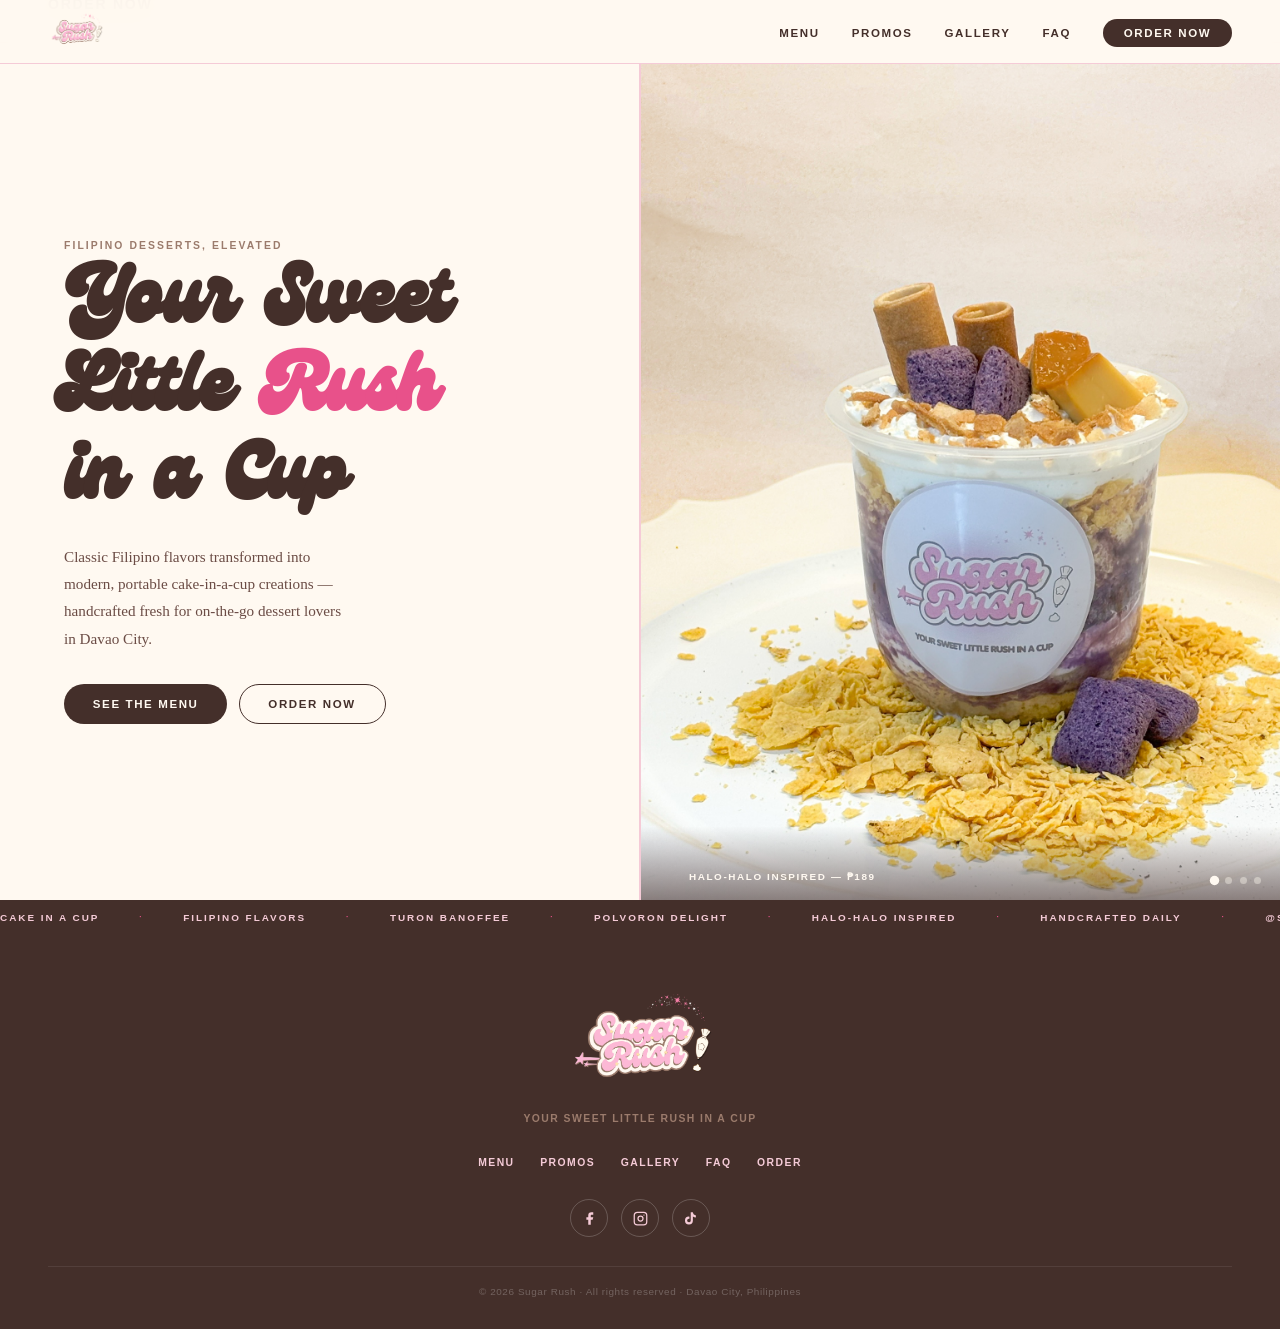
<file: index.html>
<!DOCTYPE html>
<html lang="en">
<head>
  <meta charset="UTF-8">
  <meta name="viewport" content="width=device-width, initial-scale=1.0">
  <title>Sugar Rush — Your Sweet Little Rush in a Cup</title>
  <meta name="description" content="Sugar Rush transforms classic Filipino flavors into modern, portable cake-in-a-cup creations. Handcrafted daily in Davao City.">
  <!-- Open Graph / Social sharing -->
  <meta property="og:type"        content="website">
  <meta property="og:site_name"   content="Sugar Rush">
  <meta property="og:url"         content="https://sugar-rush-iota.vercel.app/">
  <meta property="og:title"       content="Sugar Rush — Your Sweet Little Rush in a Cup">
  <meta property="og:description" content="Classic Filipino flavors transformed into modern, portable cake-in-a-cup creations. Handcrafted fresh in Davao City.">
  <meta property="og:image"       content="https://i.ibb.co/cSJzvZXB/og-image.jpg">
  <meta property="og:image:width" content="1200">
  <meta property="og:image:height" content="630">
  <!-- Twitter card -->
  <meta name="twitter:card"        content="summary_large_image">
  <meta name="twitter:title"       content="Sugar Rush — Your Sweet Little Rush in a Cup">
  <meta name="twitter:description" content="Classic Filipino flavors transformed into modern, portable cake-in-a-cup creations. Handcrafted fresh in Davao City.">
  <meta name="twitter:image"       content="https://i.ibb.co/cSJzvZXB/og-image.jpg">
  <link rel="icon" type="image/png" href="images/favicon.png">
  <link rel="stylesheet" href="styles.css">
</head>
<body>

  <nav id="navbar">
    <a href="index.html" class="nav-logo"><img src="images/logo.png" alt="Sugar Rush"></a>
    <ul class="nav-links">
      <li><a href="menu.html">Menu</a></li>
      <li><a href="promos.html">Promos</a></li>
      <li><a href="gallery.html">Gallery</a></li>
      <li><a href="faq.html">FAQ</a></li>
      <li><a href="order.html" class="nav-cta">Order Now</a></li>
    </ul>
    <button class="nav-burger" id="navBurger">☰</button>
  </nav>
  <div class="mobile-drawer" id="mobileDrawer">
    <ul>
      <li><a href="menu.html">Menu</a></li>
      <li><a href="promos.html">Promos</a></li>
      <li><a href="gallery.html">Gallery</a></li>
      <li><a href="faq.html">FAQ</a></li>
      <li><a href="order.html">Order Now</a></li>
    </ul>
  </div>

  <!-- HERO — full viewport, image first on mobile -->
  <section class="hero">

    <!-- Image panel — first in DOM so it shows first on mobile -->
    <div class="hero-slideshow-panel">
      <div class="hero-slide active">
        <img src="images/products/halo_halo_inspired.jpg" alt="Halo-Halo Inspired">
        <div class="hero-slide-caption"><span>Halo-Halo Inspired — ₱189</span></div>
      </div>
      <div class="hero-slide">
        <img src="images/products/turon_banoffee.jpg" alt="Turon Banoffee">
        <div class="hero-slide-caption"><span>Turon Banoffee — ₱199</span></div>
      </div>
      <div class="hero-slide">
        <img src="images/products/polvoron_delight.jpg" alt="Polvoron Delight">
        <div class="hero-slide-caption"><span>Polvoron Delight — ₱189</span></div>
      </div>
      <div class="hero-slide">
        <img src="images/product_poster.png" alt="Sugar Rush Cake in a Cup Series" style="object-fit: contain; background: #fce4ee;">
        <div class="hero-slide-caption"><span>Cake in a Cup Series — Starting at ₱189</span></div>
      </div>
      <div class="hero-slide-dots slide-dots">
        <button class="dot active" data-idx="0"></button>
        <button class="dot" data-idx="1"></button>
        <button class="dot" data-idx="2"></button>
        <button class="dot" data-idx="3"></button>
      </div>
    </div>

    <!-- Text panel -->
    <div class="hero-text-panel">
      <span class="eyebrow">Filipino Desserts, Elevated</span>
      <h1 class="hero-title">Your Sweet<br>Little <span>Rush</span><br>in a Cup</h1>
      <p class="hero-sub">Classic Filipino flavors transformed into modern, portable cake-in-a-cup creations — handcrafted fresh for on-the-go dessert lovers in Davao City.</p>
      <div class="hero-btns">
        <a href="menu.html" class="btn btn-dark">See the Menu</a>
        <a href="order.html" class="btn btn-outline">Order Now</a>
      </div>
    </div>

  </section>

  <!-- MARQUEE -->
  <div class="marquee-wrap">
    <div class="marquee-track">
      <span>Cake in a Cup</span><span class="dot-sep">·</span>
      <span>Filipino Flavors</span><span class="dot-sep">·</span>
      <span>Turon Banoffee</span><span class="dot-sep">·</span>
      <span>Polvoron Delight</span><span class="dot-sep">·</span>
      <span>Halo-Halo Inspired</span><span class="dot-sep">·</span>
      <span>Handcrafted Daily</span><span class="dot-sep">·</span>
      <span>@sugarushdvo</span><span class="dot-sep">·</span>
      <span>Cake in a Cup</span><span class="dot-sep">·</span>
      <span>Filipino Flavors</span><span class="dot-sep">·</span>
      <span>Turon Banoffee</span><span class="dot-sep">·</span>
      <span>Polvoron Delight</span><span class="dot-sep">·</span>
      <span>Halo-Halo Inspired</span><span class="dot-sep">·</span>
      <span>Handcrafted Daily</span><span class="dot-sep">·</span>
      <span>@sugarushdvo</span><span class="dot-sep">·</span>
    </div>
  </div>

  <footer>
    <div class="footer-logo-wrap footer-logo-dark"><img src="images/logo.png" alt="Sugar Rush"></div>
    <span class="footer-tagline">Your Sweet Little Rush in a Cup</span>
    <ul class="footer-nav">
      <li><a href="menu.html">Menu</a></li>
      <li><a href="promos.html">Promos</a></li>
      <li><a href="gallery.html">Gallery</a></li>
      <li><a href="faq.html">FAQ</a></li>
      <li><a href="order.html">Order</a></li>
    </ul>
    <div class="footer-socials">
      <a href="https://facebook.com/sugarushdvo" target="_blank" class="social-btn" aria-label="Facebook"><svg viewBox="0 0 24 24" fill="currentColor"><path d="M18 2h-3a5 5 0 00-5 5v3H7v4h3v8h4v-8h3l1-4h-4V7a1 1 0 011-1h3z"/></svg></a>
      <a href="https://instagram.com/sugarushdvo" target="_blank" class="social-btn" aria-label="Instagram"><svg viewBox="0 0 24 24" fill="none" stroke="currentColor" stroke-width="2"><rect x="2" y="2" width="20" height="20" rx="5"/><circle cx="12" cy="12" r="4"/><circle cx="17.5" cy="6.5" r="1" fill="currentColor" stroke="none"/></svg></a>
      <a href="https://tiktok.com/@sugarushdvo" target="_blank" class="social-btn" aria-label="TikTok"><svg viewBox="0 0 24 24" fill="currentColor"><path d="M19.59 6.69a4.83 4.83 0 01-3.77-4.25V2h-3.45v13.67a2.89 2.89 0 01-2.88 2.5 2.89 2.89 0 01-2.89-2.89 2.89 2.89 0 012.89-2.89c.28 0 .54.04.79.1V9.01a6.27 6.27 0 00-.79-.05 6.34 6.34 0 00-6.34 6.34 6.34 6.34 0 006.34 6.34 6.34 6.34 0 006.33-6.34V8.69a8.17 8.17 0 004.79 1.54V6.79a4.85 4.85 0 01-1.02-.1z"/></svg></a>
    </div>
    <p class="footer-copy">© 2026 Sugar Rush · All rights reserved · Davao City, Philippines</p>
  </footer>

  <script src="script.js"></script>
</body>
</html>
</file>
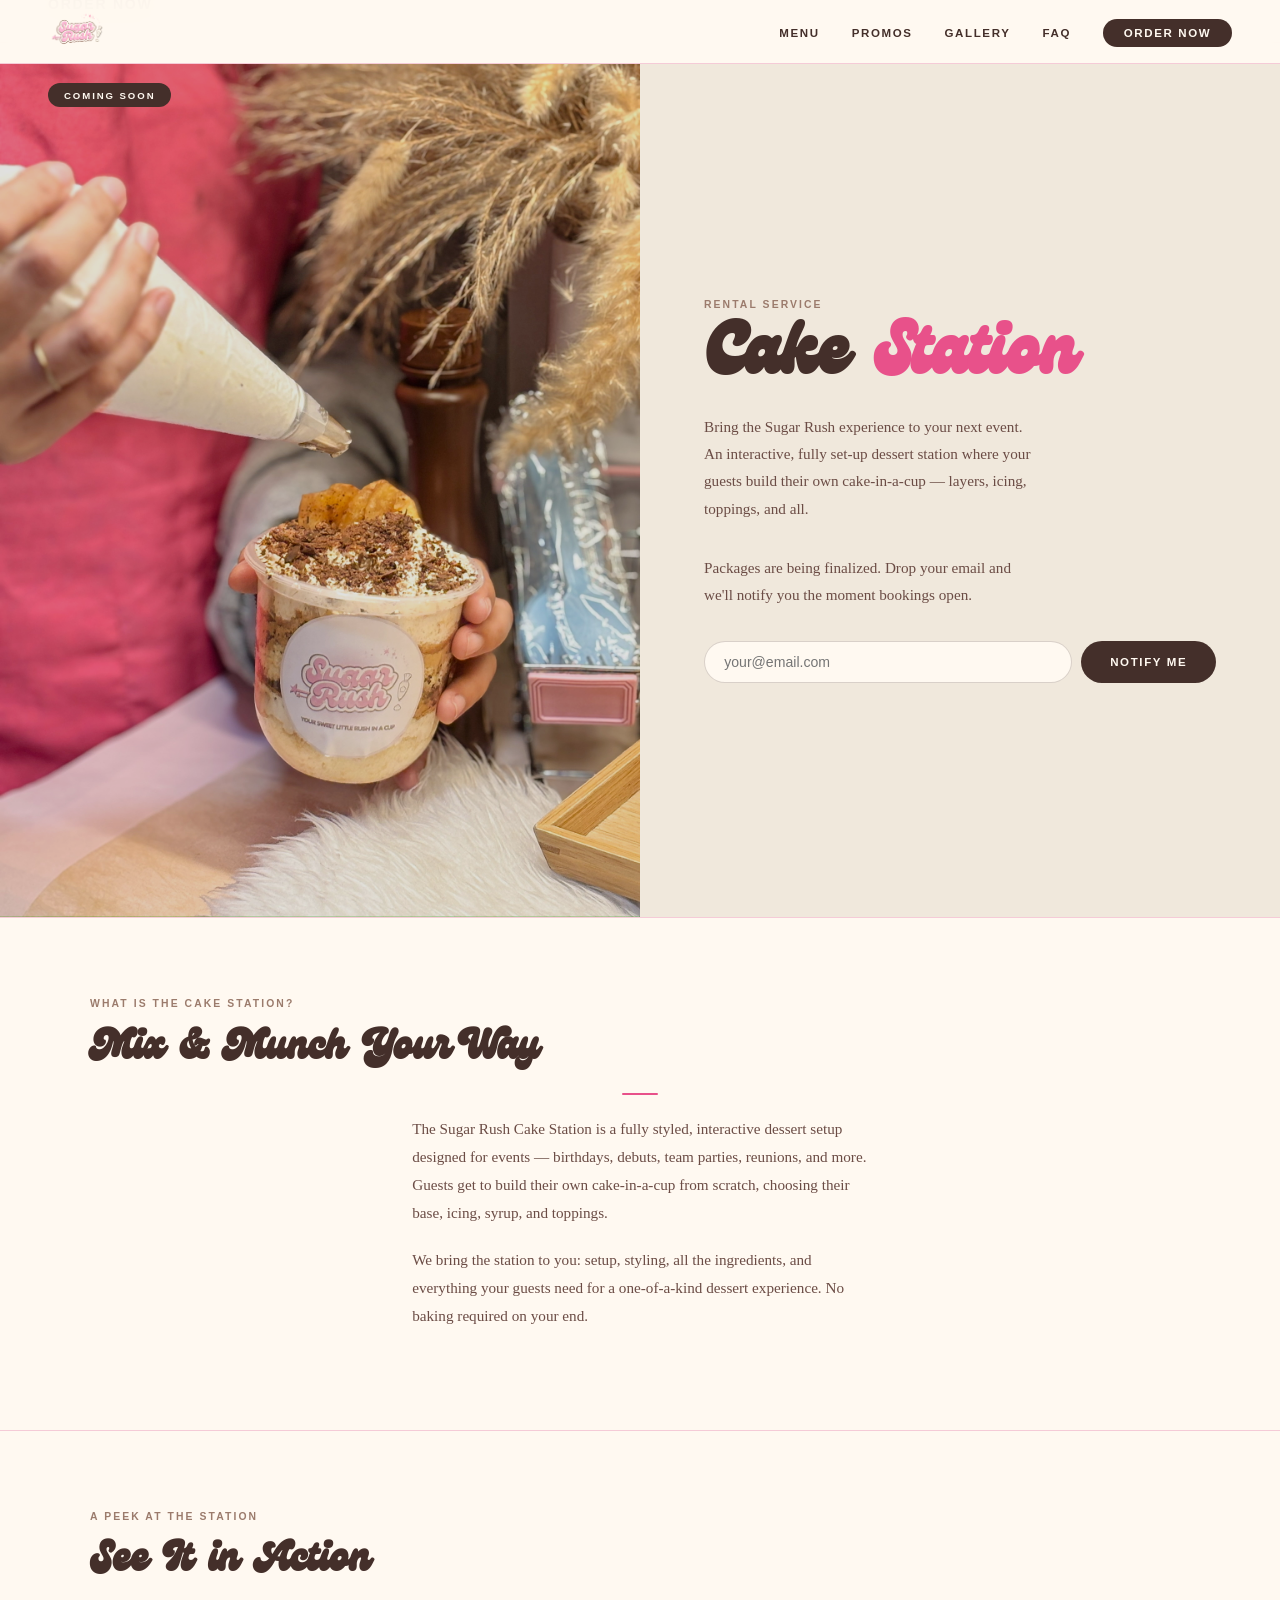
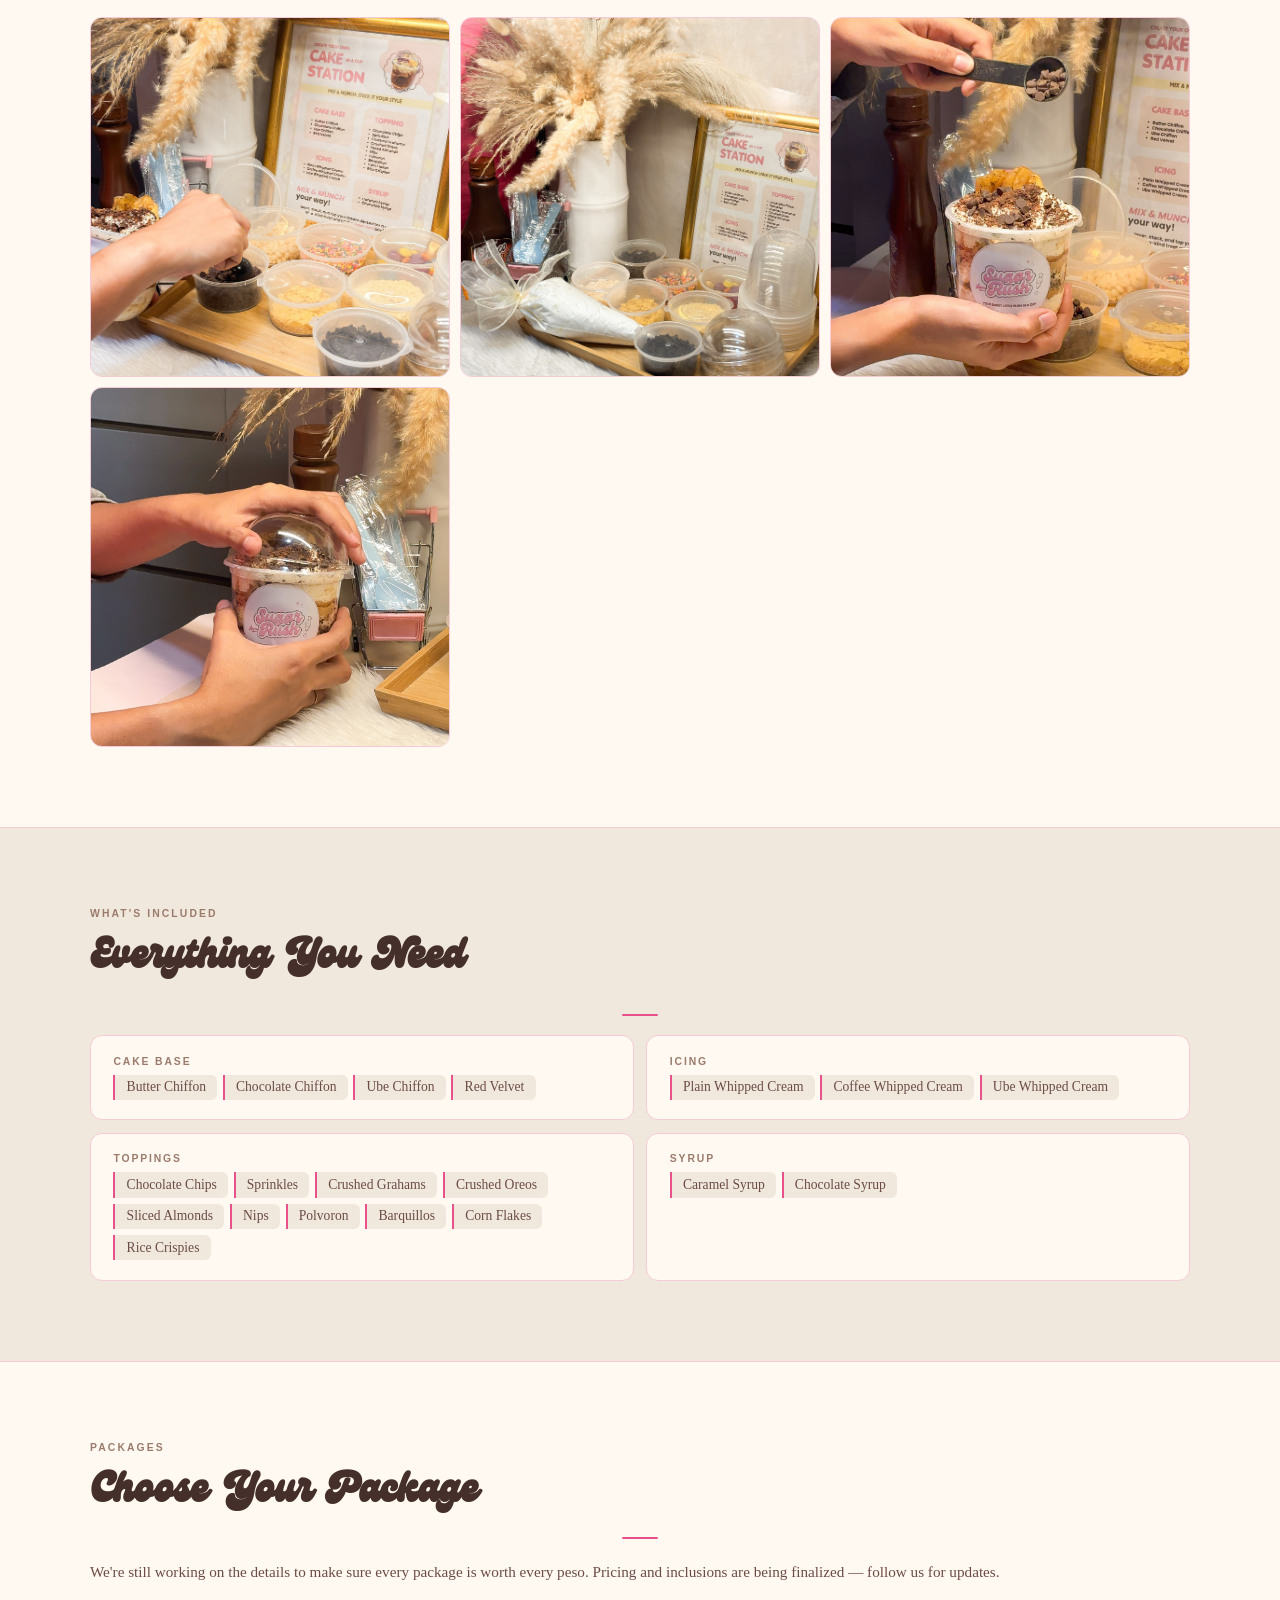
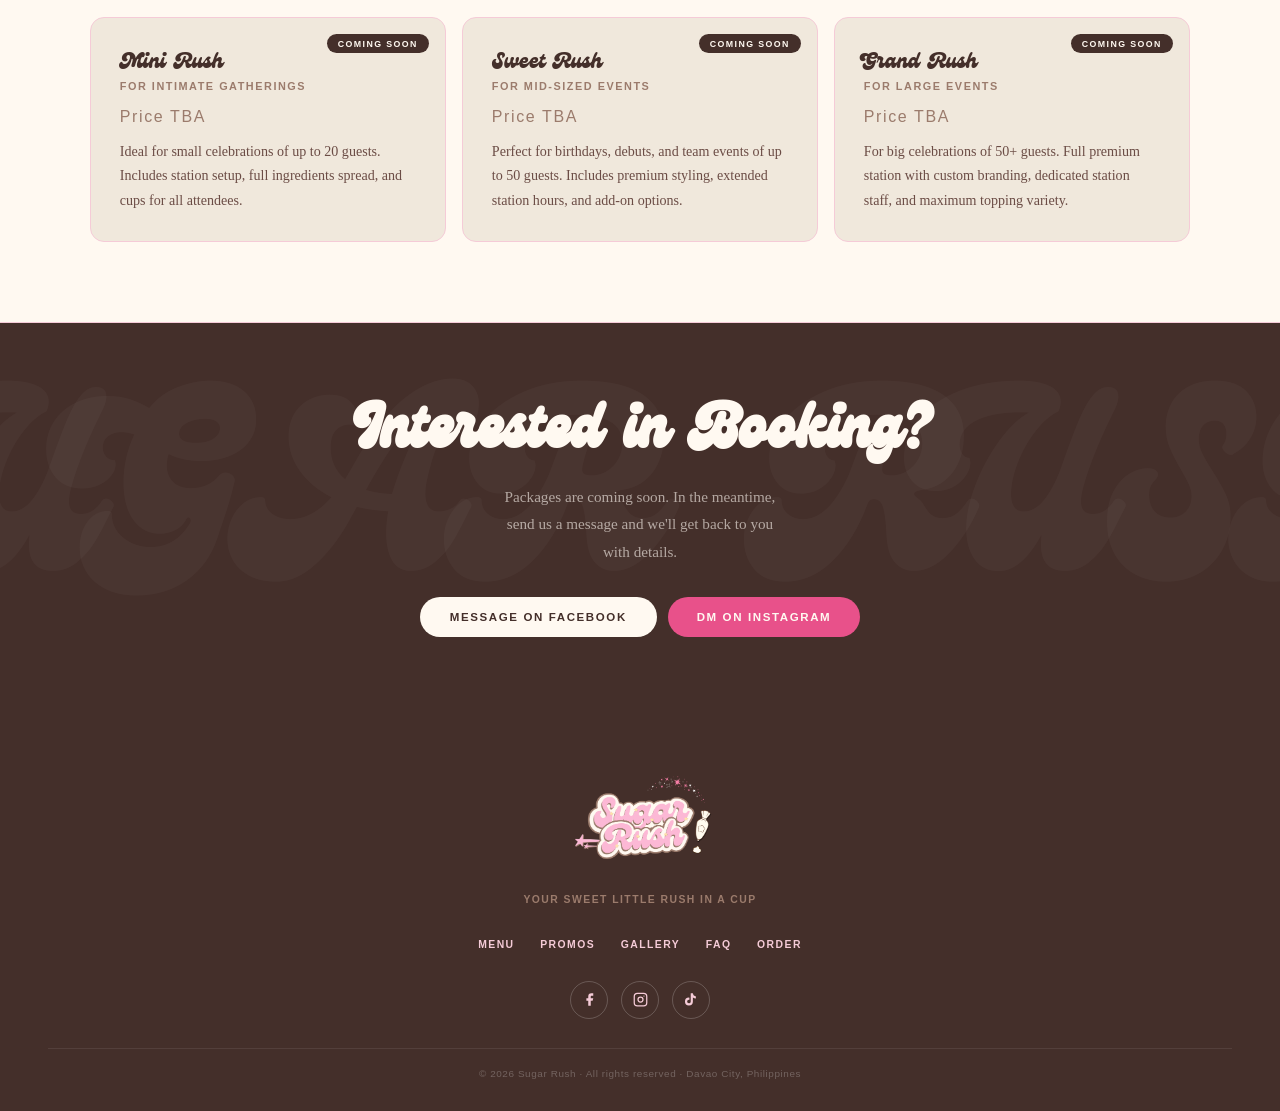
<file: cake-station.html>
<!DOCTYPE html>
<html lang="en">
<head>
  <meta charset="UTF-8">
  <meta name="viewport" content="width=device-width, initial-scale=1.0">
  <title>Cake Station — Sugar Rush</title>
  <meta name="description" content="Sugar Rush Cake Station — an interactive DIY cake-in-a-cup rental service for your next event. Coming soon.">
  <!-- Open Graph / Social sharing -->
  <meta property="og:type"        content="website">
  <meta property="og:site_name"   content="Sugar Rush">
  <meta property="og:url"         content="https://sugar-rush-iota.vercel.app/cake-station.html">
  <meta property="og:title"       content="Cake Station — Sugar Rush">
  <meta property="og:description" content="An interactive DIY cake-in-a-cup rental service for your next event. Packages coming soon.">
  <meta property="og:image"       content="https://i.ibb.co/cSJzvZXB/og-image.jpg">
  <meta property="og:image:width" content="1200">
  <meta property="og:image:height" content="630">
  <!-- Twitter card -->
  <meta name="twitter:card"        content="summary_large_image">
  <meta name="twitter:title"       content="Cake Station — Sugar Rush">
  <meta name="twitter:description" content="An interactive DIY cake-in-a-cup rental service for your next event. Packages coming soon.">
  <meta name="twitter:image"       content="https://i.ibb.co/cSJzvZXB/og-image.jpg">
  <link rel="icon" type="image/png" href="images/favicon.png">
  <link rel="stylesheet" href="styles.css">
  <style>
    /* ── Cake Station page specific ── */
    .cs-hero {
      padding-top: var(--nav-h);
      min-height: 70vh;
      display: grid;
      grid-template-columns: 1fr;
      overflow: hidden;
      border-bottom: 1.5px solid var(--pink-light);
    }
    .cs-hero-img {
      position: relative;
      height: 52vw;
      min-height: 260px;
      overflow: hidden;
    }
    .cs-hero-img img {
      width: 100%; height: 100%;
      object-fit: cover;
      filter: brightness(.88);
    }
    .cs-hero-badge {
      position: absolute;
      top: 1.2rem; left: var(--page-pad);
      background: var(--brown);
      color: var(--cream);
      font-size: .6rem;
      font-weight: 800;
      letter-spacing: .2em;
      text-transform: uppercase;
      padding: .4rem 1rem;
      border-radius: 100px;
    }
    .cs-hero-text {
      padding: 2.5rem var(--page-pad) 3rem;
      background: var(--cream-dark);
      display: flex;
      flex-direction: column;
      justify-content: center;
    }
    .cs-hero-text h1 {
      font-family: 'Genty', cursive;
      font-size: clamp(2.2rem, 8vw, 4.5rem);
      color: var(--brown);
      line-height: 1.1;
      margin-bottom: .8rem;
      animation: slideUp .7s ease both;
    }
    .cs-hero-text h1 span { color: var(--pink-vivid); }
    .cs-hero-text p {
      font-family: 'Bitter', serif;
      color: var(--brown-mid);
      font-size: .95rem;
      line-height: 1.8;
      max-width: 44ch;
      margin-bottom: 2rem;
      animation: slideUp .8s .08s ease both;
    }
    .cs-notify-form {
      display: flex;
      gap: .6rem;
      flex-wrap: wrap;
      animation: slideUp .9s .16s ease both;
    }
    .cs-notify-form input[type="email"] {
      flex: 1;
      min-width: 200px;
      background: var(--cream);
      border: 1.5px solid rgba(68,47,42,.2);
      border-radius: 100px;
      padding: .75rem 1.2rem;
      font-size: .88rem;
      font-family: 'Nunito', sans-serif;
      color: var(--brown);
      outline: none;
      transition: border-color .2s;
    }
    .cs-notify-form input:focus { border-color: var(--pink-vivid); }
    .cs-notify-sent {
      display: none;
      font-family: 'Bitter', serif;
      font-size: .9rem;
      color: var(--pink-vivid);
      font-style: italic;
      margin-top: .5rem;
    }

    /* What is it section */
    .cs-what {
      padding: 3.5rem var(--page-pad);
      border-bottom: 1.5px solid var(--pink-light);
    }
    .cs-what h2 {
      font-family: 'Genty', cursive;
      font-size: clamp(1.6rem, 5vw, 2.6rem);
      color: var(--brown);
      margin-bottom: .6rem;
    }
    .cs-what p {
      font-family: 'Bitter', serif;
      color: var(--brown-mid);
      font-size: .95rem;
      line-height: 1.85;
      max-width: 60ch;
      margin-bottom: 1.2rem;
    }

    /* Peek section — photo grid */
    .cs-peek {
      padding: 3.5rem var(--page-pad);
      border-bottom: 1.5px solid var(--pink-light);
    }
    .cs-peek h2 {
      font-family: 'Genty', cursive;
      font-size: clamp(1.6rem, 5vw, 2.6rem);
      color: var(--brown);
      margin-bottom: 1.5rem;
    }
    .cs-photo-grid {
      display: grid;
      grid-template-columns: 1fr 1fr;
      gap: .6rem;
    }
    .cs-photo-grid img {
      width: 100%; aspect-ratio: 1;
      object-fit: cover;
      border-radius: 12px;
      border: 1.5px solid var(--pink-light);
    }
    .cs-photo-grid img:first-child {
      grid-column: 1 / -1;
      aspect-ratio: 16/9;
    }

    /* What's included */
    .cs-includes {
      padding: 3.5rem var(--page-pad);
      background: var(--cream-dark);
      border-bottom: 1.5px solid var(--pink-light);
    }
    .cs-includes h2 {
      font-family: 'Genty', cursive;
      font-size: clamp(1.6rem, 5vw, 2.6rem);
      color: var(--brown);
      margin-bottom: 1.5rem;
    }
    .cs-includes-grid {
      display: grid;
      grid-template-columns: 1fr;
      gap: .8rem;
    }
    .cs-include-card {
      border: 1.5px solid var(--pink-light);
      border-radius: 12px;
      padding: 1.2rem 1.4rem;
      background: var(--cream);
    }
    .cs-include-card h3 {
      font-family: 'Nunito', sans-serif;
      font-size: .65rem;
      font-weight: 800;
      letter-spacing: .18em;
      text-transform: uppercase;
      color: var(--taupe);
      margin-bottom: .5rem;
    }
    .cs-include-card ul {
      list-style: none;
      display: flex;
      flex-wrap: wrap;
      gap: .35rem;
    }
    .cs-include-card ul li {
      font-family: 'Bitter', serif;
      font-size: .85rem;
      color: var(--brown-mid);
      padding: .3rem .7rem;
      border-left: 2px solid var(--pink-vivid);
      background: var(--cream-dark);
      border-radius: 0 6px 6px 0;
    }

    /* Packages placeholder */
    .cs-packages {
      padding: 3.5rem var(--page-pad);
      border-bottom: 1.5px solid var(--pink-light);
    }
    .cs-packages h2 {
      font-family: 'Genty', cursive;
      font-size: clamp(1.6rem, 5vw, 2.6rem);
      color: var(--brown);
      margin-bottom: .5rem;
    }
    .cs-packages > p {
      font-family: 'Bitter', serif;
      color: var(--brown-mid);
      font-size: .95rem;
      line-height: 1.8;
      margin-bottom: 2rem;
    }
    .cs-packages-grid {
      display: grid;
      grid-template-columns: 1fr;
      gap: 1rem;
    }
    .cs-package-card {
      border: 1.5px solid var(--pink-light);
      border-radius: 14px;
      padding: 1.8rem;
      background: var(--cream-dark);
      position: relative;
      overflow: hidden;
    }
    .cs-package-card::after {
      content: 'Coming Soon';
      position: absolute;
      top: 1rem; right: 1rem;
      background: var(--brown);
      color: var(--cream);
      font-size: .55rem;
      font-weight: 800;
      letter-spacing: .16em;
      text-transform: uppercase;
      padding: .28rem .7rem;
      border-radius: 100px;
    }
    .cs-package-name {
      font-family: 'Genty', cursive;
      font-size: 1.4rem;
      color: var(--brown);
      margin-bottom: .3rem;
    }
    .cs-package-sub {
      font-size: .68rem;
      font-weight: 800;
      letter-spacing: .14em;
      text-transform: uppercase;
      color: var(--taupe);
      margin-bottom: 1rem;
      display: block;
    }
    .cs-package-price {
      font-family: 'Genty', cursive;
      font-size: 1.6rem;
      color: var(--pink-vivid);
      display: block;
      margin-bottom: .8rem;
    }
    .cs-package-price.tbd {
      font-size: 1rem;
      color: var(--taupe);
      font-family: 'Nunito', sans-serif;
      letter-spacing: .1em;
    }
    .cs-package-desc {
      font-family: 'Bitter', serif;
      font-size: .88rem;
      color: var(--brown-mid);
      line-height: 1.75;
    }

    @media (min-width: 640px) {
      .cs-includes-grid { grid-template-columns: 1fr 1fr; }
      .cs-packages-grid { grid-template-columns: repeat(3,1fr); }
      .cs-photo-grid { grid-template-columns: repeat(3,1fr); }
      .cs-photo-grid img:first-child { grid-column: auto; aspect-ratio: 1; }
    }
    @media (min-width: 960px) {
      .cs-hero { grid-template-columns: 1fr 1fr; min-height: 100vh; }
      .cs-hero-img { height: auto; }
      .cs-hero-text { padding: 5rem 4rem; }
      .cs-what, .cs-peek, .cs-includes, .cs-packages { padding: 5rem 3rem; }
      .cs-what > *, .cs-peek > *, .cs-includes > *, .cs-packages > * { max-width: 1100px; margin-left: auto; margin-right: auto; }
    }
  </style>
</head>
<body>

  <nav id="navbar">
    <a href="index.html" class="nav-logo"><img src="images/logo.png" alt="Sugar Rush"></a>
    <ul class="nav-links">
      <li><a href="menu.html">Menu</a></li>
      <li><a href="promos.html">Promos</a></li>
      <li><a href="gallery.html">Gallery</a></li>
      <li><a href="faq.html">FAQ</a></li>
      <li><a href="order.html" class="nav-cta">Order Now</a></li>
    </ul>
    <button class="nav-burger" id="navBurger">☰</button>
  </nav>
  <div class="mobile-drawer" id="mobileDrawer">
    <ul>
      <li><a href="menu.html">Menu</a></li>
      <li><a href="promos.html">Promos</a></li>
      <li><a href="gallery.html">Gallery</a></li>
      <li><a href="faq.html">FAQ</a></li>
      <li><a href="order.html">Order Now</a></li>
    </ul>
  </div>

  <!-- HERO -->
  <div class="cs-hero">
    <div class="cs-hero-img">
      <img src="images/gallery/station_hero.jpg" alt="Sugar Rush Cake Station">
      <span class="cs-hero-badge">Coming Soon</span>
    </div>
    <div class="cs-hero-text">
      <span class="eyebrow">Rental Service</span>
      <h1>Cake <span>Station</span></h1>
      <p>Bring the Sugar Rush experience to your next event. An interactive, fully set-up dessert station where your guests build their own cake-in-a-cup — layers, icing, toppings, and all.</p>
      <p>Packages are being finalized. Drop your email and we'll notify you the moment bookings open.</p>
      <form class="cs-notify-form" id="notifyForm" action="https://formspree.io/f/xykorvlk" method="POST">
        <input type="hidden" name="_subject" value="Cake Station Notify Me Request">
        <input type="hidden" name="Type" value="Cake Station — Notify Me">
        <input type="email" name="Email" placeholder="your@email.com" required>
        <button type="submit" class="btn btn-dark">Notify Me</button>
      </form>
      <p class="cs-notify-sent" id="notifySent">You're on the list! We'll be in touch.</p>
    </div>
  </div>

  <!-- WHAT IS IT -->
  <section class="cs-what">
    <span class="eyebrow">What is the Cake Station?</span>
    <h2>Mix & Munch Your Way</h2>
    <div class="rule"></div>
    <p>The Sugar Rush Cake Station is a fully styled, interactive dessert setup designed for events — birthdays, debuts, team parties, reunions, and more. Guests get to build their own cake-in-a-cup from scratch, choosing their base, icing, syrup, and toppings.</p>
    <p>We bring the station to you: setup, styling, all the ingredients, and everything your guests need for a one-of-a-kind dessert experience. No baking required on your end.</p>
  </section>

  <!-- PEEK -->
  <section class="cs-peek">
    <span class="eyebrow">A Peek at the Station</span>
    <h2>See It in Action</h2>
    <div class="cs-photo-grid">
      <img src="images/gallery/station1.jpg" alt="Cake Station setup">
      <img src="images/gallery/station2.jpg" alt="Ingredients spread">
      <img src="images/gallery/station3.jpg" alt="Station in action">
      <img src="images/gallery/station4.jpg" alt="Fresh cups">
    </div>
  </section>

  <!-- WHAT'S INCLUDED -->
  <section class="cs-includes">
    <span class="eyebrow">What's Included</span>
    <h2>Everything You Need</h2>
    <div class="rule"></div>
    <div class="cs-includes-grid reveal">
      <div class="cs-include-card">
        <h3>Cake Base</h3>
        <ul>
          <li>Butter Chiffon</li>
          <li>Chocolate Chiffon</li>
          <li>Ube Chiffon</li>
          <li>Red Velvet</li>
        </ul>
      </div>
      <div class="cs-include-card">
        <h3>Icing</h3>
        <ul>
          <li>Plain Whipped Cream</li>
          <li>Coffee Whipped Cream</li>
          <li>Ube Whipped Cream</li>
        </ul>
      </div>
      <div class="cs-include-card">
        <h3>Toppings</h3>
        <ul>
          <li>Chocolate Chips</li>
          <li>Sprinkles</li>
          <li>Crushed Grahams</li>
          <li>Crushed Oreos</li>
          <li>Sliced Almonds</li>
          <li>Nips</li>
          <li>Polvoron</li>
          <li>Barquillos</li>
          <li>Corn Flakes</li>
          <li>Rice Crispies</li>
        </ul>
      </div>
      <div class="cs-include-card">
        <h3>Syrup</h3>
        <ul>
          <li>Caramel Syrup</li>
          <li>Chocolate Syrup</li>
        </ul>
      </div>
    </div>
  </section>

  <!-- PACKAGES -->
  <section class="cs-packages">
    <span class="eyebrow">Packages</span>
    <h2>Choose Your Package</h2>
    <div class="rule"></div>
    <p>We're still working on the details to make sure every package is worth every peso. Pricing and inclusions are being finalized — follow us for updates.</p>
    <div class="cs-packages-grid">
      <div class="cs-package-card reveal">
        <span class="cs-package-name">Mini Rush</span>
        <span class="cs-package-sub">For intimate gatherings</span>
        <span class="cs-package-price tbd">Price TBA</span>
        <p class="cs-package-desc">Ideal for small celebrations of up to 20 guests. Includes station setup, full ingredients spread, and cups for all attendees.</p>
      </div>
      <div class="cs-package-card reveal">
        <span class="cs-package-name">Sweet Rush</span>
        <span class="cs-package-sub">For mid-sized events</span>
        <span class="cs-package-price tbd">Price TBA</span>
        <p class="cs-package-desc">Perfect for birthdays, debuts, and team events of up to 50 guests. Includes premium styling, extended station hours, and add-on options.</p>
      </div>
      <div class="cs-package-card reveal">
        <span class="cs-package-name">Grand Rush</span>
        <span class="cs-package-sub">For large events</span>
        <span class="cs-package-price tbd">Price TBA</span>
        <p class="cs-package-desc">For big celebrations of 50+ guests. Full premium station with custom branding, dedicated station staff, and maximum topping variety.</p>
      </div>
    </div>
  </section>

  <!-- CTA -->
  <section class="cta-block">
    <h2>Interested in Booking?</h2>
    <p>Packages are coming soon. In the meantime, send us a message and we'll get back to you with details.</p>
    <div class="cta-btns">
      <a href="https://facebook.com/sugarushdvo" target="_blank" class="btn btn-white">Message on Facebook</a>
      <a href="https://instagram.com/sugarushdvo" target="_blank" class="btn btn-pink">DM on Instagram</a>
    </div>
  </section>

  <footer>
    <div class="footer-logo-wrap footer-logo-dark"><img src="images/logo.png" alt="Sugar Rush"></div>
    <span class="footer-tagline">Your Sweet Little Rush in a Cup</span>
    <ul class="footer-nav">
      <li><a href="menu.html">Menu</a></li>
      <li><a href="promos.html">Promos</a></li>
      <li><a href="gallery.html">Gallery</a></li>
      <li><a href="faq.html">FAQ</a></li>
      <li><a href="order.html">Order</a></li>
    </ul>
    <div class="footer-socials">
      <a href="https://facebook.com/sugarushdvo" target="_blank" class="social-btn" aria-label="Facebook"><svg viewBox="0 0 24 24" fill="currentColor"><path d="M18 2h-3a5 5 0 00-5 5v3H7v4h3v8h4v-8h3l1-4h-4V7a1 1 0 011-1h3z"/></svg></a>
      <a href="https://instagram.com/sugarushdvo" target="_blank" class="social-btn" aria-label="Instagram"><svg viewBox="0 0 24 24" fill="none" stroke="currentColor" stroke-width="2"><rect x="2" y="2" width="20" height="20" rx="5"/><circle cx="12" cy="12" r="4"/><circle cx="17.5" cy="6.5" r="1" fill="currentColor" stroke="none"/></svg></a>
      <a href="https://tiktok.com/@sugarushdvo" target="_blank" class="social-btn" aria-label="TikTok"><svg viewBox="0 0 24 24" fill="currentColor"><path d="M19.59 6.69a4.83 4.83 0 01-3.77-4.25V2h-3.45v13.67a2.89 2.89 0 01-2.88 2.5 2.89 2.89 0 01-2.89-2.89 2.89 2.89 0 012.89-2.89c.28 0 .54.04.79.1V9.01a6.27 6.27 0 00-.79-.05 6.34 6.34 0 00-6.34 6.34 6.34 6.34 0 006.34 6.34 6.34 6.34 0 006.33-6.34V8.69a8.17 8.17 0 004.79 1.54V6.79a4.85 4.85 0 01-1.02-.1z"/></svg></a>
    </div>
    <p class="footer-copy">© 2026 Sugar Rush · All rights reserved · Davao City, Philippines</p>
  </footer>

  <script src="script.js"></script>
  <script>
    // Notify form — show confirmation inline
    document.getElementById('notifyForm')?.addEventListener('submit', async function(e) {
      e.preventDefault();
      try {
        await fetch(this.action, {
          method: 'POST',
          body: new FormData(this),
          headers: { 'Accept': 'application/json' }
        });
      } catch(err) {}
      this.style.display = 'none';
      document.getElementById('notifySent').style.display = 'block';
    });
  </script>
</body>
</html>
</file>
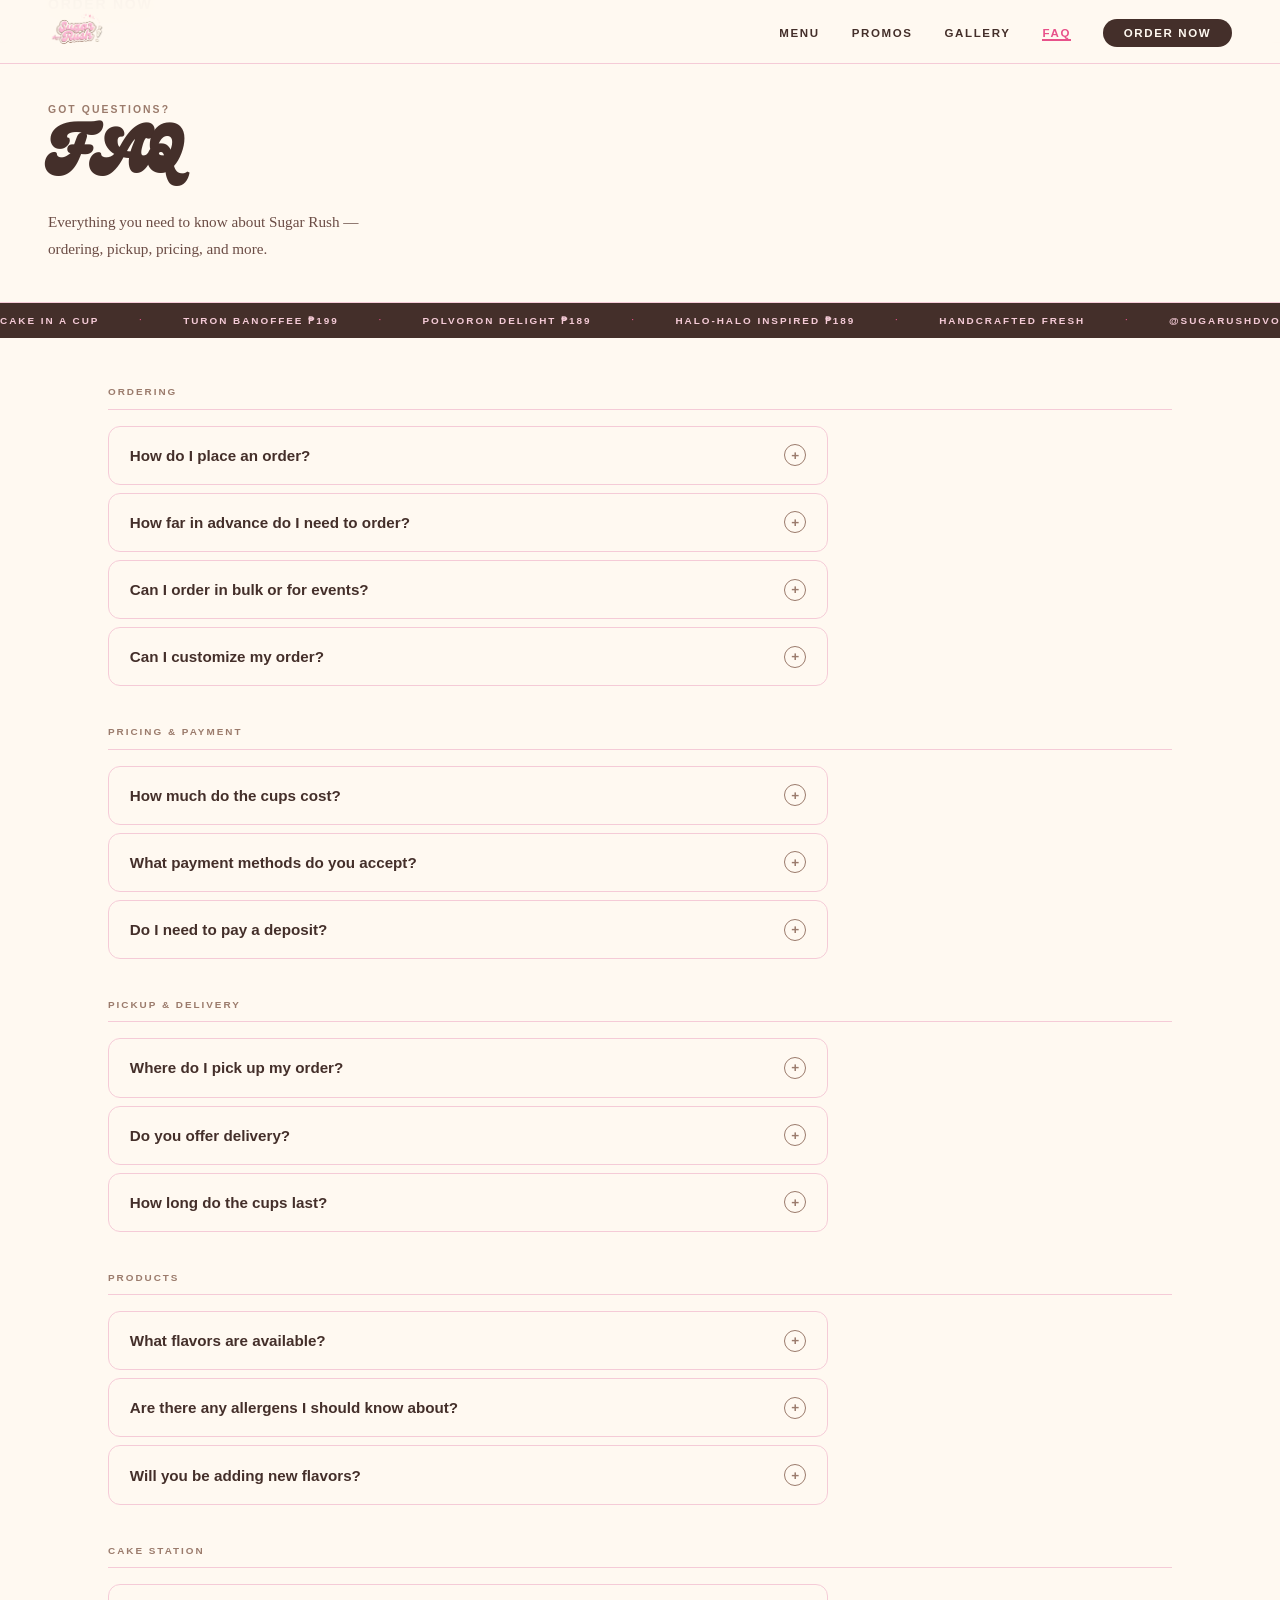
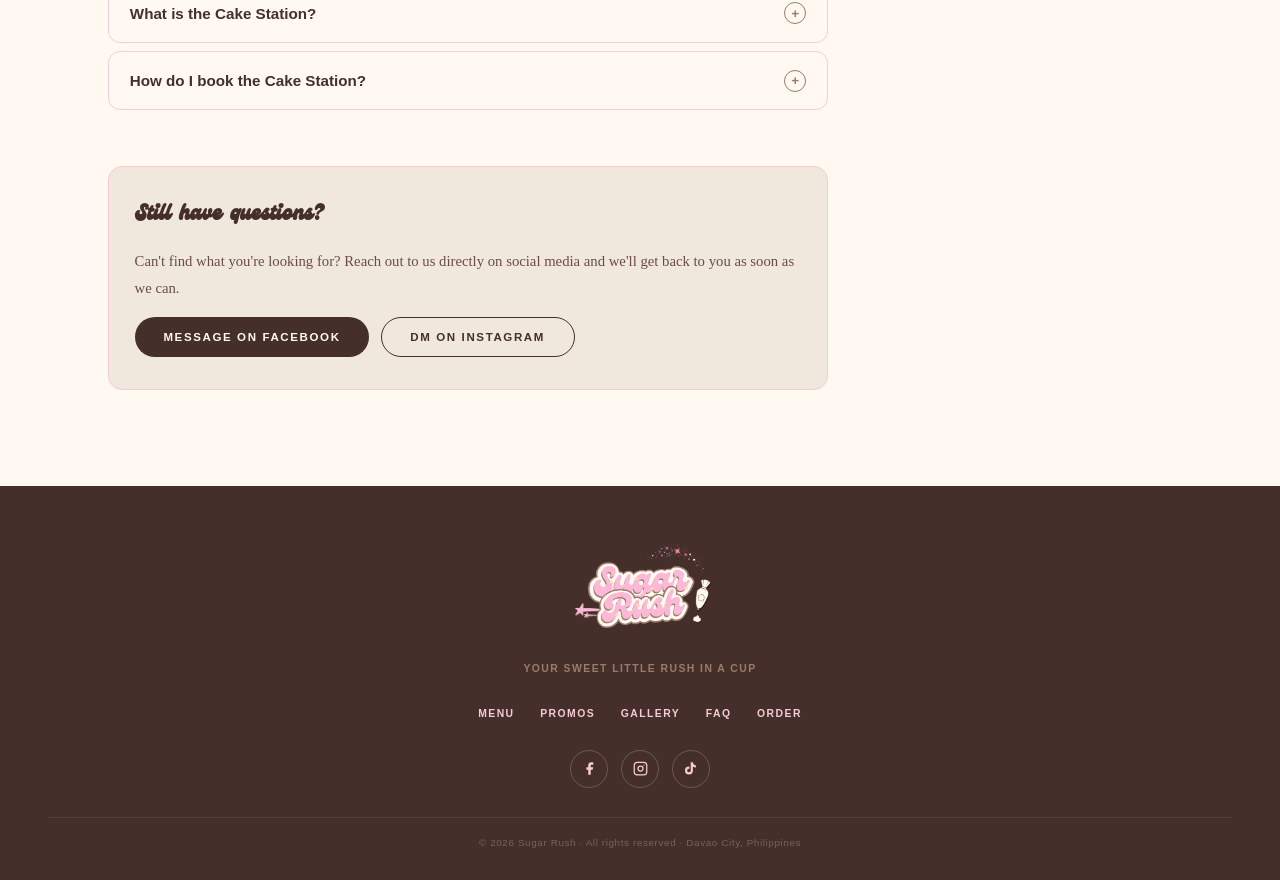
<file: faq.html>
<!DOCTYPE html>
<html lang="en">
<head>
  <meta charset="UTF-8">
  <meta name="viewport" content="width=device-width, initial-scale=1.0">
  <title>FAQ — Sugar Rush</title>
  <meta name="description" content="Frequently asked questions about Sugar Rush — ordering, pricing, pickup, add-ons, and more.">
  <!-- Open Graph / Social sharing -->
  <meta property="og:type"        content="website">
  <meta property="og:site_name"   content="Sugar Rush">
  <meta property="og:url"         content="https://sugar-rush-iota.vercel.app/faq.html">
  <meta property="og:title"       content="FAQ — Sugar Rush">
  <meta property="og:description" content="Everything you need to know about Sugar Rush — ordering, pricing, pickup, allergens, and more.">
  <meta property="og:image"       content="https://i.ibb.co/cSJzvZXB/og-image.jpg">
  <meta property="og:image:width" content="1200">
  <meta property="og:image:height" content="630">
  <!-- Twitter card -->
  <meta name="twitter:card"        content="summary_large_image">
  <meta name="twitter:title"       content="FAQ — Sugar Rush">
  <meta name="twitter:description" content="Everything you need to know about Sugar Rush — ordering, pricing, pickup, allergens, and more.">
  <meta name="twitter:image"       content="https://i.ibb.co/cSJzvZXB/og-image.jpg">
  <link rel="icon" type="image/png" href="images/favicon.png">
  <link rel="stylesheet" href="styles.css">
  <style>
    /* ── FAQ page specific ── */
    .faq-page {
      padding: 3rem var(--page-pad) 5rem;
    }

    .faq-intro {
      max-width: 600px;
      margin-bottom: 3rem;
    }
    .faq-intro h1 {
      font-family: 'Genty', cursive;
      font-size: clamp(2rem, 8vw, 4rem);
      color: var(--brown);
      line-height: 1.1;
      margin-bottom: .7rem;
      animation: slideUp .7s ease both;
    }
    .faq-intro p {
      font-family: 'Bitter', serif;
      color: var(--brown-mid);
      font-size: .95rem;
      line-height: 1.8;
      animation: slideUp .8s .08s ease both;
    }

    /* Category label */
    .faq-category {
      font-size: .62rem;
      font-weight: 800;
      letter-spacing: .2em;
      text-transform: uppercase;
      color: var(--taupe);
      margin: 2.5rem 0 1rem;
      display: block;
      padding-bottom: .7rem;
      border-bottom: 1.5px solid var(--pink-light);
    }
    .faq-category:first-of-type { margin-top: 0; }

    /* Accordion */
    .faq-list {
      display: flex;
      flex-direction: column;
      gap: .5rem;
      max-width: 720px;
    }

    .faq-item {
      border: 1.5px solid var(--pink-light);
      border-radius: 12px;
      overflow: hidden;
      background: var(--cream);
      transition: border-color .2s;
    }
    .faq-item.open {
      border-color: var(--pink-vivid);
    }

    .faq-question {
      width: 100%;
      display: flex;
      align-items: center;
      justify-content: space-between;
      gap: 1rem;
      padding: 1.1rem 1.3rem;
      background: none;
      border: none;
      cursor: pointer;
      text-align: left;
      font-family: 'Nunito', sans-serif;
      font-weight: 800;
      font-size: .95rem;
      color: var(--brown);
      transition: color .2s;
    }
    .faq-item.open .faq-question { color: var(--pink-vivid); }

    .faq-icon {
      flex-shrink: 0;
      width: 22px;
      height: 22px;
      border-radius: 50%;
      border: 1.5px solid currentColor;
      display: flex;
      align-items: center;
      justify-content: center;
      font-size: .85rem;
      font-weight: 900;
      transition: transform .3s var(--ease), background .2s, color .2s;
      color: var(--taupe);
    }
    .faq-item.open .faq-icon {
      transform: rotate(45deg);
      background: var(--pink-vivid);
      border-color: var(--pink-vivid);
      color: var(--cream);
    }

    .faq-answer {
      max-height: 0;
      overflow: hidden;
      transition: max-height .35s var(--ease);
    }
    .faq-answer-inner {
      padding: 0 1.3rem 1.3rem;
      font-family: 'Bitter', serif;
      font-size: .92rem;
      color: var(--brown-mid);
      line-height: 1.85;
      border-top: 1.5px solid var(--pink-light);
      padding-top: 1rem;
    }
    .faq-answer-inner a {
      color: var(--pink-vivid);
      font-weight: 700;
      border-bottom: 1.5px solid currentColor;
      padding-bottom: 1px;
      transition: color .2s;
    }
    .faq-answer-inner a:hover { color: var(--brown); }

    /* Still have questions CTA */
    .faq-contact {
      margin-top: 3.5rem;
      max-width: 720px;
      padding: 2rem 1.6rem;
      border: 1.5px solid var(--pink-light);
      border-radius: 14px;
      background: var(--cream-dark);
      display: flex;
      flex-direction: column;
      gap: 1rem;
    }
    .faq-contact h3 {
      font-family: 'Genty', cursive;
      font-size: 1.4rem;
      color: var(--brown);
    }
    .faq-contact p {
      font-family: 'Bitter', serif;
      font-size: .92rem;
      color: var(--brown-mid);
      line-height: 1.8;
    }
    .faq-contact-btns {
      display: flex;
      gap: .7rem;
      flex-wrap: wrap;
    }

    @media (min-width: 960px) {
      .faq-page { padding: 3rem 3rem 6rem; max-width: 1160px; margin: 0 auto; }
    }
  </style>
</head>
<body>

  <nav id="navbar">
    <a href="index.html" class="nav-logo"><img src="images/logo.png" alt="Sugar Rush"></a>
    <ul class="nav-links">
      <li><a href="menu.html">Menu</a></li>
      <li><a href="promos.html">Promos</a></li>
      <li><a href="gallery.html">Gallery</a></li>
      <li><a href="faq.html">FAQ</a></li>
      <li><a href="order.html" class="nav-cta">Order Now</a></li>
    </ul>
    <button class="nav-burger" id="navBurger">☰</button>
  </nav>
  <div class="mobile-drawer" id="mobileDrawer">
    <ul>
      <li><a href="menu.html">Menu</a></li>
      <li><a href="promos.html">Promos</a></li>
      <li><a href="gallery.html">Gallery</a></li>
      <li><a href="faq.html">FAQ</a></li>
      <li><a href="order.html">Order Now</a></li>
    </ul>
  </div>

  <div class="page-hero">
    <span class="eyebrow">Got Questions?</span>
    <h1>FAQ</h1>
    <p>Everything you need to know about Sugar Rush — ordering, pickup, pricing, and more.</p>
  </div>

  <div class="marquee-wrap">
    <div class="marquee-track">
      <span>Cake in a Cup</span><span class="dot-sep">·</span>
      <span>Turon Banoffee ₱199</span><span class="dot-sep">·</span>
      <span>Polvoron Delight ₱189</span><span class="dot-sep">·</span>
      <span>Halo-Halo Inspired ₱189</span><span class="dot-sep">·</span>
      <span>Handcrafted Fresh</span><span class="dot-sep">·</span>
      <span>@sugarushdvo</span><span class="dot-sep">·</span>
      <span>Cake in a Cup</span><span class="dot-sep">·</span>
      <span>Turon Banoffee ₱199</span><span class="dot-sep">·</span>
      <span>Polvoron Delight ₱189</span><span class="dot-sep">·</span>
      <span>Halo-Halo Inspired ₱189</span><span class="dot-sep">·</span>
      <span>Handcrafted Fresh</span><span class="dot-sep">·</span>
      <span>@sugarushdvo</span><span class="dot-sep">·</span>
    </div>
  </div>

  <section class="faq-page">

    <!-- ORDERING -->
    <span class="faq-category">Ordering</span>
    <div class="faq-list">

      <div class="faq-item reveal">
        <button class="faq-question" aria-expanded="false">
          How do I place an order?
          <span class="faq-icon">+</span>
        </button>
        <div class="faq-answer">
          <div class="faq-answer-inner">
            You can place an order through our <a href="order.html">order form</a> on this website, or message us directly on <a href="https://facebook.com/sugarushdvo" target="_blank">Facebook</a> or <a href="https://instagram.com/sugarushdvo" target="_blank">Instagram</a>. We'll get back to you to confirm your order and send payment details.
          </div>
        </div>
      </div>

      <div class="faq-item reveal">
        <button class="faq-question" aria-expanded="false">
          How far in advance do I need to order?
          <span class="faq-icon">+</span>
        </button>
        <div class="faq-answer">
          <div class="faq-answer-inner">
            We require at least <strong>24 hours notice</strong> for all orders since every cup is handcrafted fresh to order. For bulk orders of 6 or more cups, we recommend ordering 2–3 days in advance to make sure we can accommodate you.
          </div>
        </div>
      </div>

      <div class="faq-item reveal">
        <button class="faq-question" aria-expanded="false">
          Can I order in bulk or for events?
          <span class="faq-icon">+</span>
        </button>
        <div class="faq-answer">
          <div class="faq-answer-inner">
            Yes! We accept bulk orders for parties, team events, debuts, and other celebrations. For orders of 6 or more cups, please message us directly on social media so we can discuss availability and arrange everything properly. We also offer a <a href="cake-station.html">Cake Station</a> rental service for events — packages coming soon.
          </div>
        </div>
      </div>

      <div class="faq-item reveal">
        <button class="faq-question" aria-expanded="false">
          Can I customize my order?
          <span class="faq-icon">+</span>
        </button>
        <div class="faq-answer">
          <div class="faq-answer-inner">
            Yes, you can add add-ons to your order such as extra icing, extra toppings, leche flan cubes, ube pillows, extra barquillos, and gift packaging. You can select these in the <a href="order.html">order form</a>. For special requests like allergies or gift messages, there's a notes field in the form as well.
          </div>
        </div>
      </div>

    </div>

    <!-- PRICING & PAYMENT -->
    <span class="faq-category">Pricing & Payment</span>
    <div class="faq-list">

      <div class="faq-item reveal">
        <button class="faq-question" aria-expanded="false">
          How much do the cups cost?
          <span class="faq-icon">+</span>
        </button>
        <div class="faq-answer">
          <div class="faq-answer-inner">
            Our current prices are:<br><br>
            Turon Banoffee — <strong>₱199</strong><br>
            Polvoron Delight — <strong>₱189</strong><br>
            Halo-Halo Inspired — <strong>₱189</strong><br><br>
            Add-ons are priced separately and will be confirmed when we reach out to confirm your order.
          </div>
        </div>
      </div>

      <div class="faq-item reveal">
        <button class="faq-question" aria-expanded="false">
          What payment methods do you accept?
          <span class="faq-icon">+</span>
        </button>
        <div class="faq-answer">
          <div class="faq-answer-inner">
            We currently accept <strong>GCash</strong> and <strong>cash on pickup</strong>. Payment details will be sent when we confirm your order.
          </div>
        </div>
      </div>

      <div class="faq-item reveal">
        <button class="faq-question" aria-expanded="false">
          Do I need to pay a deposit?
          <span class="faq-icon">+</span>
        </button>
        <div class="faq-answer">
          <div class="faq-answer-inner">
            For standard orders, full payment is made upon pickup. For bulk orders or special arrangements, we may require a deposit to confirm your booking — we'll let you know when we confirm your order.
          </div>
        </div>
      </div>

    </div>

    <!-- PICKUP & DELIVERY -->
    <span class="faq-category">Pickup & Delivery</span>
    <div class="faq-list">

      <div class="faq-item reveal">
        <button class="faq-question" aria-expanded="false">
          Where do I pick up my order?
          <span class="faq-icon">+</span>
        </button>
        <div class="faq-answer">
          <div class="faq-answer-inner">
            We're based in <strong>Davao City</strong>. The exact pickup location will be confirmed when we reach out after you place your order.
          </div>
        </div>
      </div>

      <div class="faq-item reveal">
        <button class="faq-question" aria-expanded="false">
          Do you offer delivery?
          <span class="faq-icon">+</span>
        </button>
        <div class="faq-answer">
          <div class="faq-answer-inner">
            Delivery is not available at the moment — orders are pickup only. We're working on making this available in the future. Follow us on social media to stay updated.
          </div>
        </div>
      </div>

      <div class="faq-item reveal">
        <button class="faq-question" aria-expanded="false">
          How long do the cups last?
          <span class="faq-icon">+</span>
        </button>
        <div class="faq-answer">
          <div class="faq-answer-inner">
            The cups are best enjoyed <strong>immediately</strong> after pickup for the best texture and flavor. Toppings may soften over time. If storing, keep them refrigerated and consume within the same day.
          </div>
        </div>
      </div>

    </div>

    <!-- PRODUCTS -->
    <span class="faq-category">Products</span>
    <div class="faq-list">

      <div class="faq-item reveal">
        <button class="faq-question" aria-expanded="false">
          What flavors are available?
          <span class="faq-icon">+</span>
        </button>
        <div class="faq-answer">
          <div class="faq-answer-inner">
            We currently have three flavors in our Cake in a Cup series: <strong>Turon Banoffee</strong>, <strong>Polvoron Delight</strong>, and <strong>Halo-Halo Inspired</strong>. Visit our <a href="menu.html">menu page</a> for the full ingredient breakdown of each flavor.
          </div>
        </div>
      </div>

      <div class="faq-item reveal">
        <button class="faq-question" aria-expanded="false">
          Are there any allergens I should know about?
          <span class="faq-icon">+</span>
        </button>
        <div class="faq-answer">
          <div class="faq-answer-inner">
            Our products contain <strong>dairy, gluten, and eggs</strong>. Some flavors also contain nuts. If you have specific allergies, please let us know in the Special Requests field when ordering and we'll do our best to accommodate you.
          </div>
        </div>
      </div>

      <div class="faq-item reveal">
        <button class="faq-question" aria-expanded="false">
          Will you be adding new flavors?
          <span class="faq-icon">+</span>
        </button>
        <div class="faq-answer">
          <div class="faq-answer-inner">
            Yes! We're always experimenting with new Filipino-inspired flavors. Follow us on <a href="https://instagram.com/sugarushdvo" target="_blank">Instagram</a> and <a href="https://facebook.com/sugarushdvo" target="_blank">Facebook</a> to be the first to know when new flavors drop.
          </div>
        </div>
      </div>

    </div>

    <!-- CAKE STATION -->
    <span class="faq-category">Cake Station</span>
    <div class="faq-list">

      <div class="faq-item reveal">
        <button class="faq-question" aria-expanded="false">
          What is the Cake Station?
          <span class="faq-icon">+</span>
        </button>
        <div class="faq-answer">
          <div class="faq-answer-inner">
            The Sugar Rush Cake Station is an interactive dessert rental service for events. We set up a fully styled station where your guests can build their own cake-in-a-cup from scratch — choosing their cake base, icing, toppings, and syrup. Learn more on our <a href="cake-station.html">Cake Station page</a>.
          </div>
        </div>
      </div>

      <div class="faq-item reveal">
        <button class="faq-question" aria-expanded="false">
          How do I book the Cake Station?
          <span class="faq-icon">+</span>
        </button>
        <div class="faq-answer">
          <div class="faq-answer-inner">
            Cake Station packages are still being finalized. In the meantime, you can express your interest by messaging us on <a href="https://facebook.com/sugarushdvo" target="_blank">Facebook</a> or <a href="https://instagram.com/sugarushdvo" target="_blank">Instagram</a>, or drop your email on the <a href="cake-station.html">Cake Station page</a> to be notified when bookings open.
          </div>
        </div>
      </div>

    </div>

    <!-- STILL HAVE QUESTIONS -->
    <div class="faq-contact reveal">
      <h3>Still have questions?</h3>
      <p>Can't find what you're looking for? Reach out to us directly on social media and we'll get back to you as soon as we can.</p>
      <div class="faq-contact-btns">
        <a href="https://facebook.com/sugarushdvo" target="_blank" class="btn btn-dark">Message on Facebook</a>
        <a href="https://instagram.com/sugarushdvo" target="_blank" class="btn btn-outline">DM on Instagram</a>
      </div>
    </div>

  </section>

  <footer>
    <div class="footer-logo-wrap footer-logo-dark"><img src="images/logo.png" alt="Sugar Rush"></div>
    <span class="footer-tagline">Your Sweet Little Rush in a Cup</span>
    <ul class="footer-nav">
      <li><a href="menu.html">Menu</a></li>
      <li><a href="promos.html">Promos</a></li>
      <li><a href="gallery.html">Gallery</a></li>
      <li><a href="faq.html">FAQ</a></li>
      <li><a href="order.html">Order</a></li>
    </ul>
    <div class="footer-socials">
      <a href="https://facebook.com/sugarushdvo" target="_blank" class="social-btn" aria-label="Facebook"><svg viewBox="0 0 24 24" fill="currentColor"><path d="M18 2h-3a5 5 0 00-5 5v3H7v4h3v8h4v-8h3l1-4h-4V7a1 1 0 011-1h3z"/></svg></a>
      <a href="https://instagram.com/sugarushdvo" target="_blank" class="social-btn" aria-label="Instagram"><svg viewBox="0 0 24 24" fill="none" stroke="currentColor" stroke-width="2"><rect x="2" y="2" width="20" height="20" rx="5"/><circle cx="12" cy="12" r="4"/><circle cx="17.5" cy="6.5" r="1" fill="currentColor" stroke="none"/></svg></a>
      <a href="https://tiktok.com/@sugarushdvo" target="_blank" class="social-btn" aria-label="TikTok"><svg viewBox="0 0 24 24" fill="currentColor"><path d="M19.59 6.69a4.83 4.83 0 01-3.77-4.25V2h-3.45v13.67a2.89 2.89 0 01-2.88 2.5 2.89 2.89 0 01-2.89-2.89 2.89 2.89 0 012.89-2.89c.28 0 .54.04.79.1V9.01a6.27 6.27 0 00-.79-.05 6.34 6.34 0 00-6.34 6.34 6.34 6.34 0 006.34 6.34 6.34 6.34 0 006.33-6.34V8.69a8.17 8.17 0 004.79 1.54V6.79a4.85 4.85 0 01-1.02-.1z"/></svg></a>
    </div>
    <p class="footer-copy">© 2026 Sugar Rush · All rights reserved · Davao City, Philippines</p>
  </footer>

  <script src="script.js"></script>
  <script>
    // FAQ accordion
    document.querySelectorAll('.faq-question').forEach(btn => {
      btn.addEventListener('click', () => {
        const item   = btn.closest('.faq-item');
        const answer = item.querySelector('.faq-answer');
        const isOpen = item.classList.contains('open');

        // Close all open items
        document.querySelectorAll('.faq-item.open').forEach(open => {
          open.classList.remove('open');
          open.querySelector('.faq-answer').style.maxHeight = '0';
          open.querySelector('.faq-question').setAttribute('aria-expanded', 'false');
        });

        // Open clicked item if it was closed
        if (!isOpen) {
          item.classList.add('open');
          answer.style.maxHeight = answer.scrollHeight + 'px';
          btn.setAttribute('aria-expanded', 'true');
        }
      });
    });
  </script>
</body>
</html>
</file>
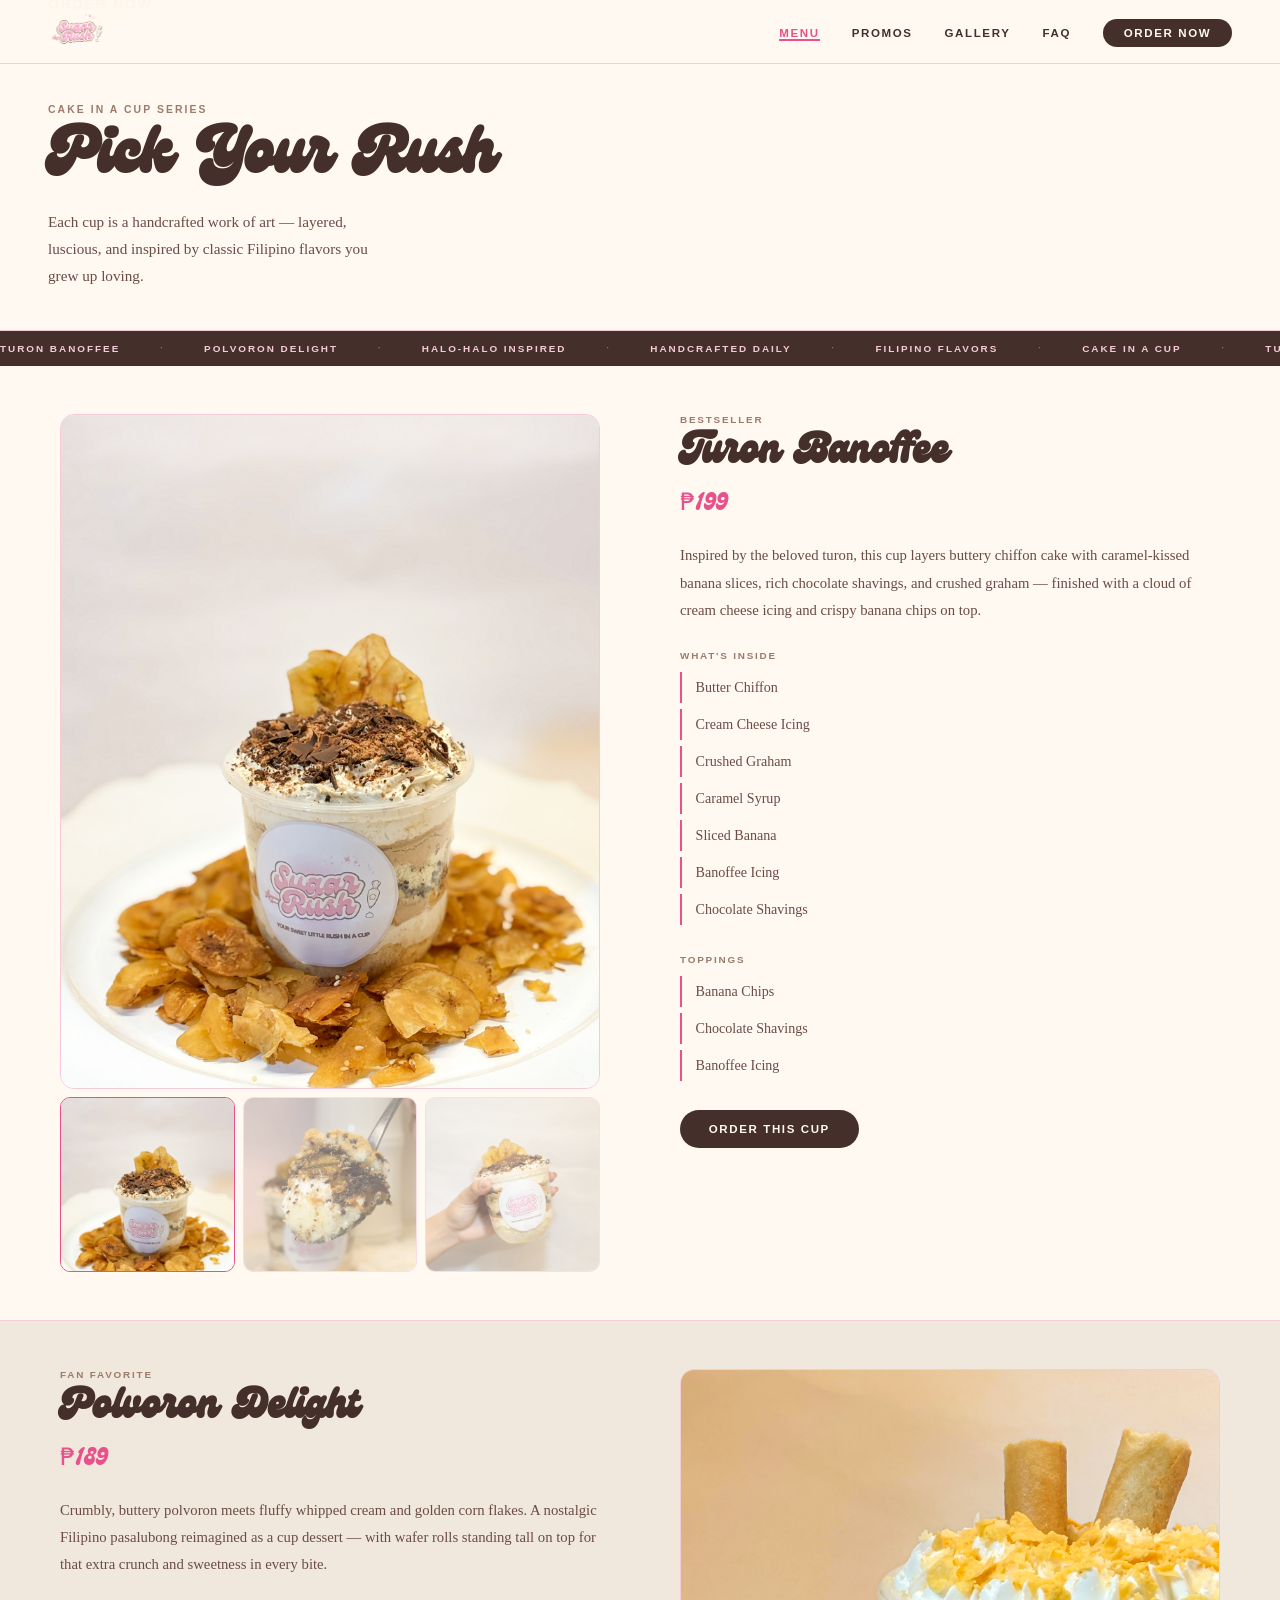
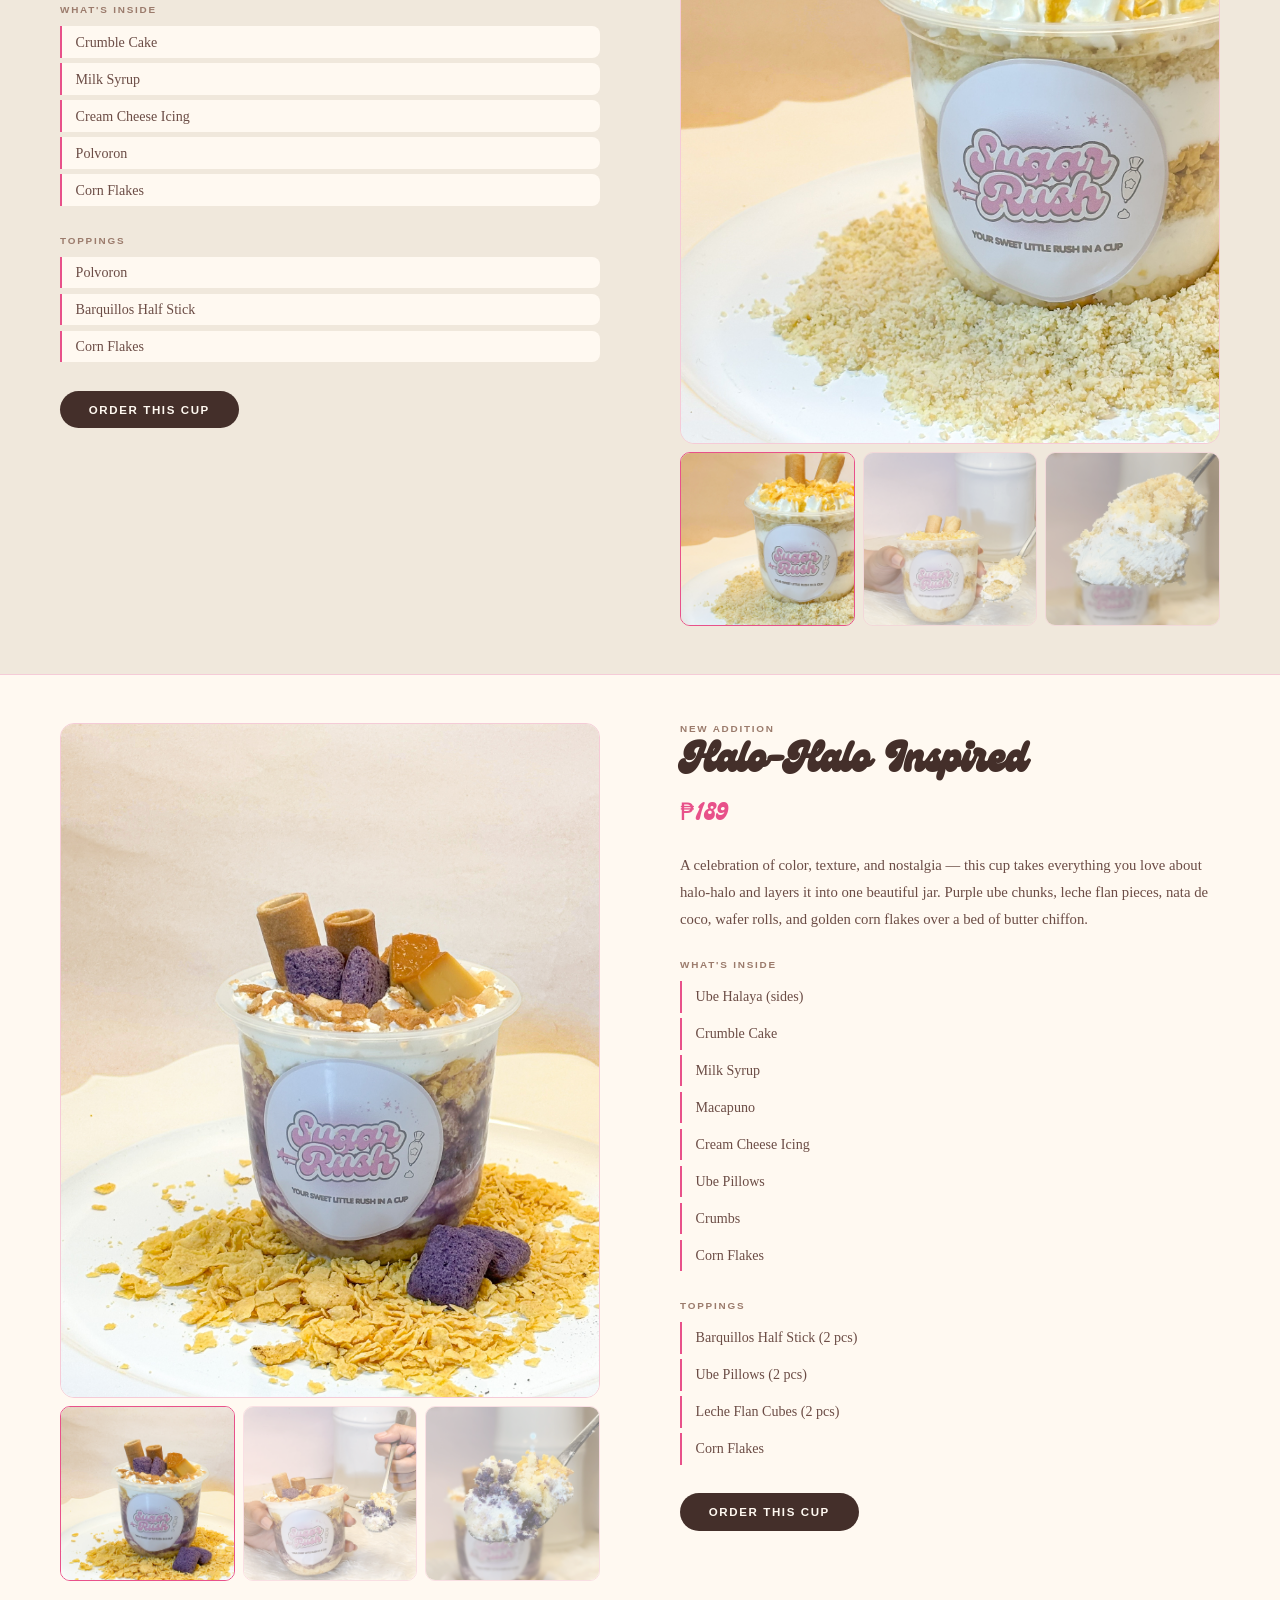
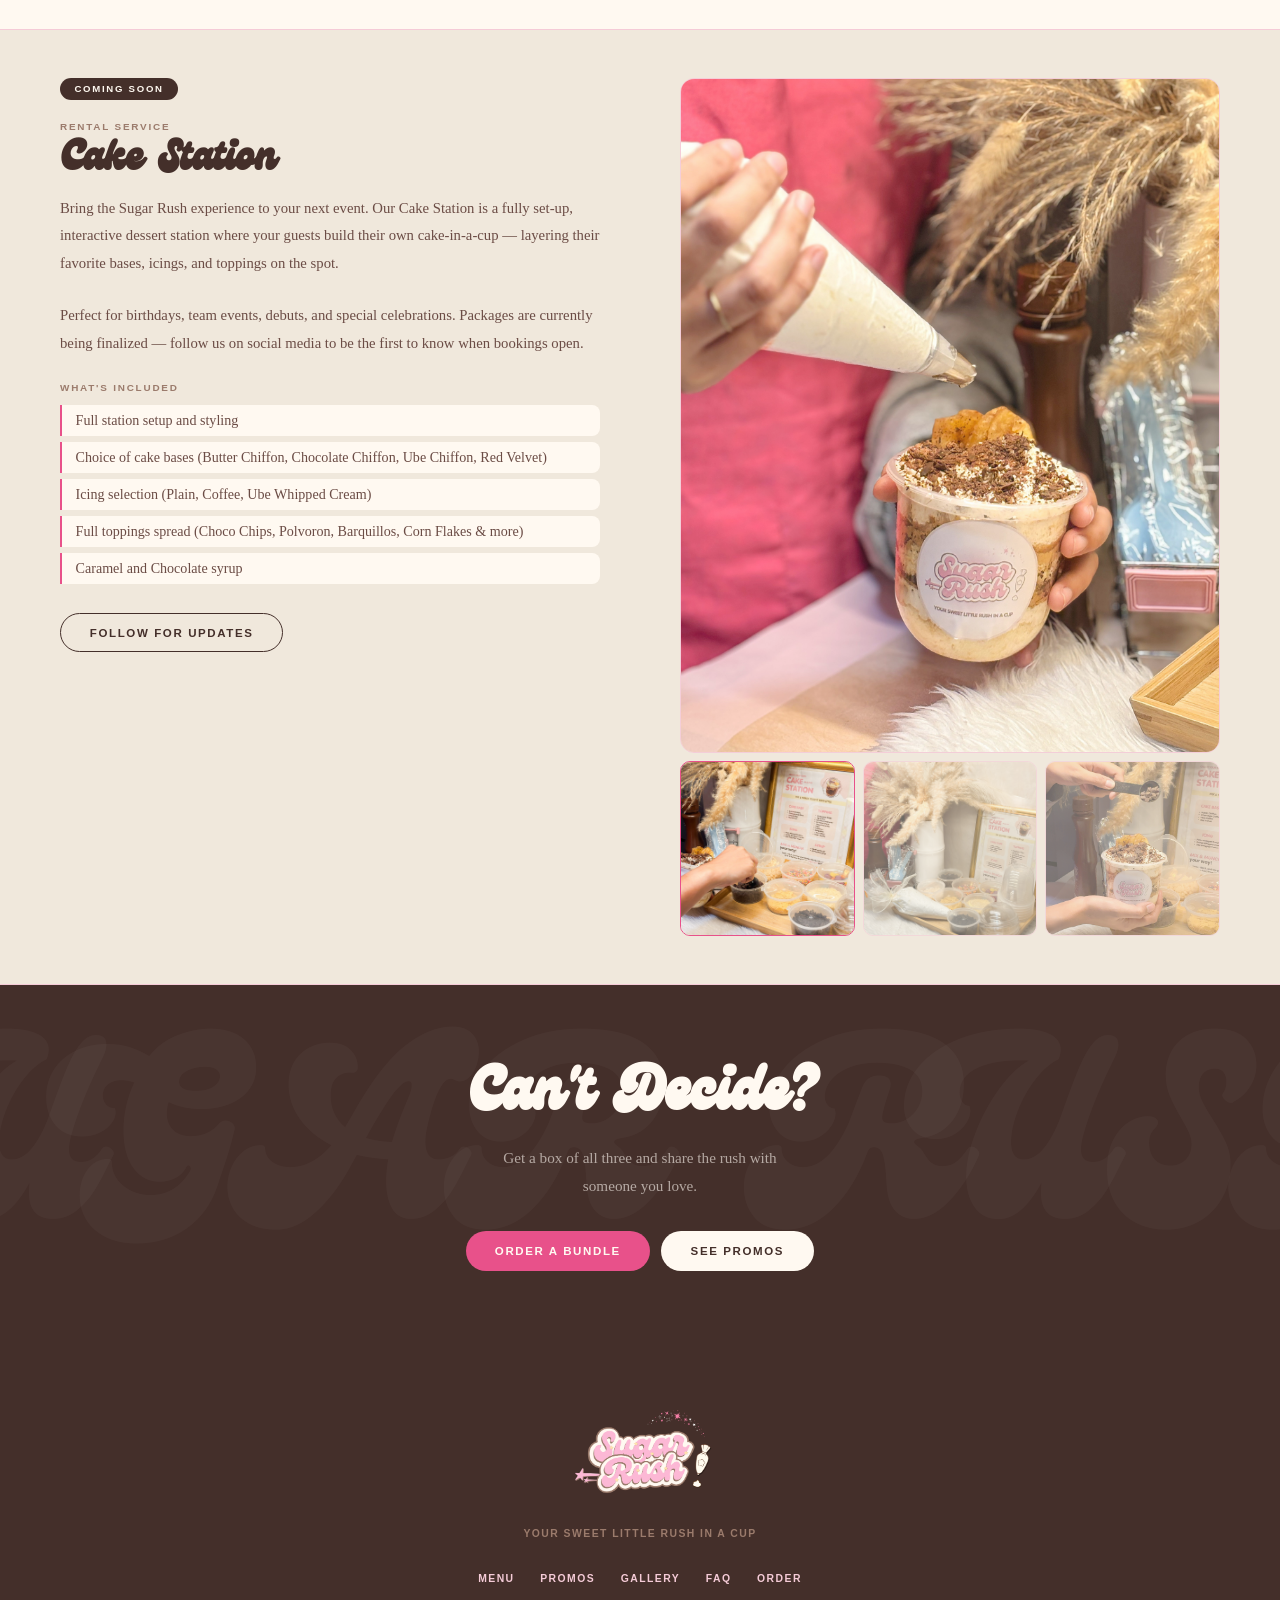
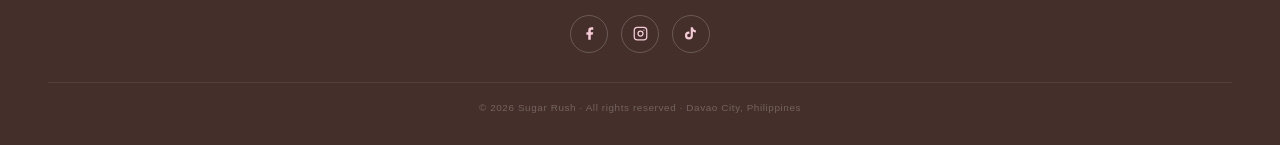
<file: menu.html>
<!DOCTYPE html>
<html lang="en">
<head>
  <meta charset="UTF-8">
  <meta name="viewport" content="width=device-width, initial-scale=1.0">
  <title>Menu — Sugar Rush</title>
  <meta name="description" content="Browse the Sugar Rush cake-in-a-cup menu: Turon Banoffee, Polvoron Delight, and Halo-Halo Inspired. Handcrafted Filipino desserts.">
  <!-- Open Graph / Social sharing -->
  <meta property="og:type"        content="website">
  <meta property="og:site_name"   content="Sugar Rush">
  <meta property="og:url"         content="https://sugar-rush-iota.vercel.app/menu.html">
  <meta property="og:title"       content="Menu — Sugar Rush">
  <meta property="og:description" content="Turon Banoffee ₱199 · Polvoron Delight ₱189 · Halo-Halo Inspired ₱189. Handcrafted Filipino cake-in-a-cup creations.">
  <meta property="og:image"       content="https://i.ibb.co/cSJzvZXB/og-image.jpg">
  <meta property="og:image:width" content="1200">
  <meta property="og:image:height" content="630">
  <!-- Twitter card -->
  <meta name="twitter:card"        content="summary_large_image">
  <meta name="twitter:title"       content="Menu — Sugar Rush">
  <meta name="twitter:description" content="Turon Banoffee ₱199 · Polvoron Delight ₱189 · Halo-Halo Inspired ₱189. Handcrafted Filipino cake-in-a-cup creations.">
  <meta name="twitter:image"       content="https://i.ibb.co/cSJzvZXB/og-image.jpg">
  <link rel="icon" type="image/png" href="images/favicon.png">
  <link rel="stylesheet" href="styles.css">
</head>
<body>

  <!-- NAV -->
  <nav id="navbar">
    <a href="index.html" class="nav-logo"><img src="images/logo.png" alt="Sugar Rush"></a>
    <ul class="nav-links">
      <li><a href="menu.html">Menu</a></li>
      <li><a href="promos.html">Promos</a></li>
      <li><a href="gallery.html">Gallery</a></li>
      <li><a href="faq.html">FAQ</a></li>
      <li><a href="order.html" class="nav-cta">Order Now</a></li>
    </ul>
    <button class="nav-burger" id="navBurger">☰</button>
  </nav>
  <div class="mobile-drawer" id="mobileDrawer">
    <ul>
      <li><a href="menu.html">Menu</a></li>
      <li><a href="promos.html">Promos</a></li>
      <li><a href="gallery.html">Gallery</a></li>
      <li><a href="faq.html">FAQ</a></li>
      <li><a href="order.html">Order Now</a></li>
    </ul>
  </div>

  <div class="page-hero">
    <span class="eyebrow">Cake in a Cup Series</span>
    <h1>Pick Your Rush</h1>
    <p>Each cup is a handcrafted work of art — layered, luscious, and inspired by classic Filipino flavors you grew up loving.</p>
  </div>

  <!-- MARQUEE -->
  <div class="marquee-wrap">
    <div class="marquee-track">
      <span>Turon Banoffee</span><span class="dot-sep">·</span>
      <span>Polvoron Delight</span><span class="dot-sep">·</span>
      <span>Halo-Halo Inspired</span><span class="dot-sep">·</span>
      <span>Handcrafted Daily</span><span class="dot-sep">·</span>
      <span>Filipino Flavors</span><span class="dot-sep">·</span>
      <span>Cake in a Cup</span><span class="dot-sep">·</span>
      <span>Turon Banoffee</span><span class="dot-sep">·</span>
      <span>Polvoron Delight</span><span class="dot-sep">·</span>
      <span>Halo-Halo Inspired</span><span class="dot-sep">·</span>
      <span>Handcrafted Daily</span><span class="dot-sep">·</span>
      <span>Filipino Flavors</span><span class="dot-sep">·</span>
      <span>Cake in a Cup</span><span class="dot-sep">·</span>
    </div>
  </div>

  <!-- TURON BANOFFEE -->
  <section class="product-section">
    <div class="product-block">
      <div class="product-images reveal">
        <div class="product-main-img">
          <img src="images/products/turon_banoffee.jpg" alt="Turon Banoffee">
        </div>
        <div class="product-thumbs">
          <div class="thumb"><img src="images/products/turon_banoffee.jpg" alt="Turon Banoffee"></div>
          <div class="thumb"><img src="images/products/turon_2.jpg" alt="Turon Banoffee detail"></div>
          <div class="thumb"><img src="images/products/turon_3.jpg" alt="Turon Banoffee layers"></div>
        </div>
      </div>
      <div class="product-info reveal">
        <span class="product-tag">Bestseller</span>
        <h2 class="product-name">Turon Banoffee</h2>
        <span class="product-price">₱199</span>
        <p class="product-desc">Inspired by the beloved turon, this cup layers buttery chiffon cake with caramel-kissed banana slices, rich chocolate shavings, and crushed graham — finished with a cloud of cream cheese icing and crispy banana chips on top.</p>
        <span class="layers-label">What's Inside</span>
        <ul class="layers-list">
          <li>Butter Chiffon</li>
          <li>Cream Cheese Icing</li>
          <li>Crushed Graham</li>
          <li>Caramel Syrup</li>
          <li>Sliced Banana</li>
          <li>Banoffee Icing</li>
          <li>Chocolate Shavings</li>
        </ul>
        <span class="layers-label">Toppings</span>
        <ul class="layers-list">
          <li>Banana Chips</li>
          <li>Chocolate Shavings</li>
          <li>Banoffee Icing</li>
        </ul>
        <a href="order.html" class="btn btn-dark">Order This Cup</a>
      </div>
    </div>
  </section>

  <!-- POLVORON DELIGHT -->
  <section class="product-section">
    <div class="product-block reverse">
      <div class="product-images reveal">
        <div class="product-main-img">
          <img src="images/products/polvoron_delight.jpg" alt="Polvoron Delight">
        </div>
        <div class="product-thumbs">
          <div class="thumb"><img src="images/products/polvoron_delight.jpg" alt="Polvoron Delight"></div>
          <div class="thumb"><img src="images/products/polvoron_2.jpg" alt="Polvoron detail"></div>
          <div class="thumb"><img src="images/products/polvoron_3.jpg" alt="Polvoron layers"></div>
        </div>
      </div>
      <div class="product-info reveal">
        <span class="product-tag">Fan Favorite</span>
        <h2 class="product-name">Polvoron Delight</h2>
        <span class="product-price">₱189</span>
        <p class="product-desc">Crumbly, buttery polvoron meets fluffy whipped cream and golden corn flakes. A nostalgic Filipino pasalubong reimagined as a cup dessert — with wafer rolls standing tall on top for that extra crunch and sweetness in every bite.</p>
        <span class="layers-label">What's Inside</span>
        <ul class="layers-list">
          <li>Crumble Cake</li>
          <li>Milk Syrup</li>
          <li>Cream Cheese Icing</li>
          <li>Polvoron</li>
          <li>Corn Flakes</li>
        </ul>
        <span class="layers-label">Toppings</span>
        <ul class="layers-list">
          <li>Polvoron</li>
          <li>Barquillos Half Stick</li>
          <li>Corn Flakes</li>
        </ul>
        <a href="order.html" class="btn btn-dark">Order This Cup</a>
      </div>
    </div>
  </section>

  <!-- HALO-HALO INSPIRED -->
  <section class="product-section">
    <div class="product-block">
      <div class="product-images reveal">
        <div class="product-main-img">
          <img src="images/products/halo_halo_inspired.jpg" alt="Halo-Halo Inspired">
        </div>
        <div class="product-thumbs">
          <div class="thumb"><img src="images/products/halo_halo_inspired.jpg" alt="Halo-Halo Inspired"></div>
          <div class="thumb"><img src="images/products/halo_2.jpg" alt="Halo-Halo detail"></div>
          <div class="thumb"><img src="images/products/halo_3.jpg" alt="Halo-Halo layers"></div>
        </div>
      </div>
      <div class="product-info reveal">
        <span class="product-tag">New Addition</span>
        <h2 class="product-name">Halo-Halo Inspired</h2>
        <span class="product-price">₱189</span>
        <p class="product-desc">A celebration of color, texture, and nostalgia — this cup takes everything you love about halo-halo and layers it into one beautiful jar. Purple ube chunks, leche flan pieces, nata de coco, wafer rolls, and golden corn flakes over a bed of butter chiffon.</p>
        <span class="layers-label">What's Inside</span>
        <ul class="layers-list">
          <li>Ube Halaya (sides)</li>
          <li>Crumble Cake</li>
          <li>Milk Syrup</li>
          <li>Macapuno</li>
          <li>Cream Cheese Icing</li>
          <li>Ube Pillows</li>
          <li>Crumbs</li>
          <li>Corn Flakes</li>
        </ul>
        <span class="layers-label">Toppings</span>
        <ul class="layers-list">
          <li>Barquillos Half Stick (2 pcs)</li>
          <li>Ube Pillows (2 pcs)</li>
          <li>Leche Flan Cubes (2 pcs)</li>
          <li>Corn Flakes</li>
        </ul>
        <a href="order.html" class="btn btn-dark">Order This Cup</a>
      </div>
    </div>
  </section>

  <!-- CAKE STATION TEASER -->
  <section class="product-section cake-station-teaser">
    <div class="product-block reverse">
      <div class="product-images reveal">
        <div class="product-main-img">
          <img src="images/gallery/station_hero.jpg" alt="Cake Station">
        </div>
        <div class="product-thumbs">
          <div class="thumb"><img src="images/gallery/station1.jpg" alt="Cake Station setup"></div>
          <div class="thumb"><img src="images/gallery/station2.jpg" alt="Cake Station ingredients"></div>
          <div class="thumb"><img src="images/gallery/station3.jpg" alt="Cake Station event"></div>
        </div>
      </div>
      <div class="product-info reveal">
        <span class="coming-soon-badge">Coming Soon</span>
        <span class="product-tag" style="margin-top:.8rem;">Rental Service</span>
        <h2 class="product-name">Cake Station</h2>
        <p class="product-desc">Bring the Sugar Rush experience to your next event. Our Cake Station is a fully set-up, interactive dessert station where your guests build their own cake-in-a-cup — layering their favorite bases, icings, and toppings on the spot.</p>
        <p class="product-desc">Perfect for birthdays, team events, debuts, and special celebrations. Packages are currently being finalized — follow us on social media to be the first to know when bookings open.</p>
        <div class="station-what-wrap">
          <span class="layers-label">What's Included</span>
          <ul class="layers-list">
            <li>Full station setup and styling</li>
            <li>Choice of cake bases (Butter Chiffon, Chocolate Chiffon, Ube Chiffon, Red Velvet)</li>
            <li>Icing selection (Plain, Coffee, Ube Whipped Cream)</li>
            <li>Full toppings spread (Choco Chips, Polvoron, Barquillos, Corn Flakes & more)</li>
            <li>Caramel and Chocolate syrup</li>
          </ul>
        </div>
        <a href="https://instagram.com/sugarushdvo" target="_blank" class="btn btn-outline">Follow for Updates</a>
      </div>
    </div>
  </section>

  <!-- CTA -->
  <section class="cta-block">
    <h2>Can't Decide?</h2>
    <p>Get a box of all three and share the rush with someone you love.</p>
    <div class="cta-btns">
      <a href="order.html" class="btn btn-pink">Order a Bundle</a>
      <a href="promos.html" class="btn btn-white">See Promos</a>
    </div>
  </section>

  <!-- FOOTER -->
  <footer>
    <div class="footer-logo-wrap footer-logo-dark"><img src="images/logo.png" alt="Sugar Rush"></div>
    <span class="footer-tagline">Your Sweet Little Rush in a Cup</span>
    <ul class="footer-nav">
      <li><a href="menu.html">Menu</a></li>
      <li><a href="promos.html">Promos</a></li>
      <li><a href="gallery.html">Gallery</a></li>
      <li><a href="faq.html">FAQ</a></li>
      <li><a href="order.html">Order</a></li>
    </ul>
    <div class="footer-socials">
      <a href="https://facebook.com/sugarushdvo" target="_blank" class="social-btn" aria-label="Facebook"><svg viewBox="0 0 24 24" fill="currentColor"><path d="M18 2h-3a5 5 0 00-5 5v3H7v4h3v8h4v-8h3l1-4h-4V7a1 1 0 011-1h3z"/></svg></a>
      <a href="https://instagram.com/sugarushdvo" target="_blank" class="social-btn" aria-label="Instagram"><svg viewBox="0 0 24 24" fill="none" stroke="currentColor" stroke-width="2"><rect x="2" y="2" width="20" height="20" rx="5"/><circle cx="12" cy="12" r="4"/><circle cx="17.5" cy="6.5" r="1" fill="currentColor" stroke="none"/></svg></a>
      <a href="https://tiktok.com/@sugarushdvo" target="_blank" class="social-btn" aria-label="TikTok"><svg viewBox="0 0 24 24" fill="currentColor"><path d="M19.59 6.69a4.83 4.83 0 01-3.77-4.25V2h-3.45v13.67a2.89 2.89 0 01-2.88 2.5 2.89 2.89 0 01-2.89-2.89 2.89 2.89 0 012.89-2.89c.28 0 .54.04.79.1V9.01a6.27 6.27 0 00-.79-.05 6.34 6.34 0 00-6.34 6.34 6.34 6.34 0 006.34 6.34 6.34 6.34 0 006.33-6.34V8.69a8.17 8.17 0 004.79 1.54V6.79a4.85 4.85 0 01-1.02-.1z"/></svg></a>
    </div>
    <p class="footer-copy">© 2026 Sugar Rush · All rights reserved · Davao City, Philippines</p>
  </footer>

  <script src="script.js"></script>
</body>
</html>
</file>
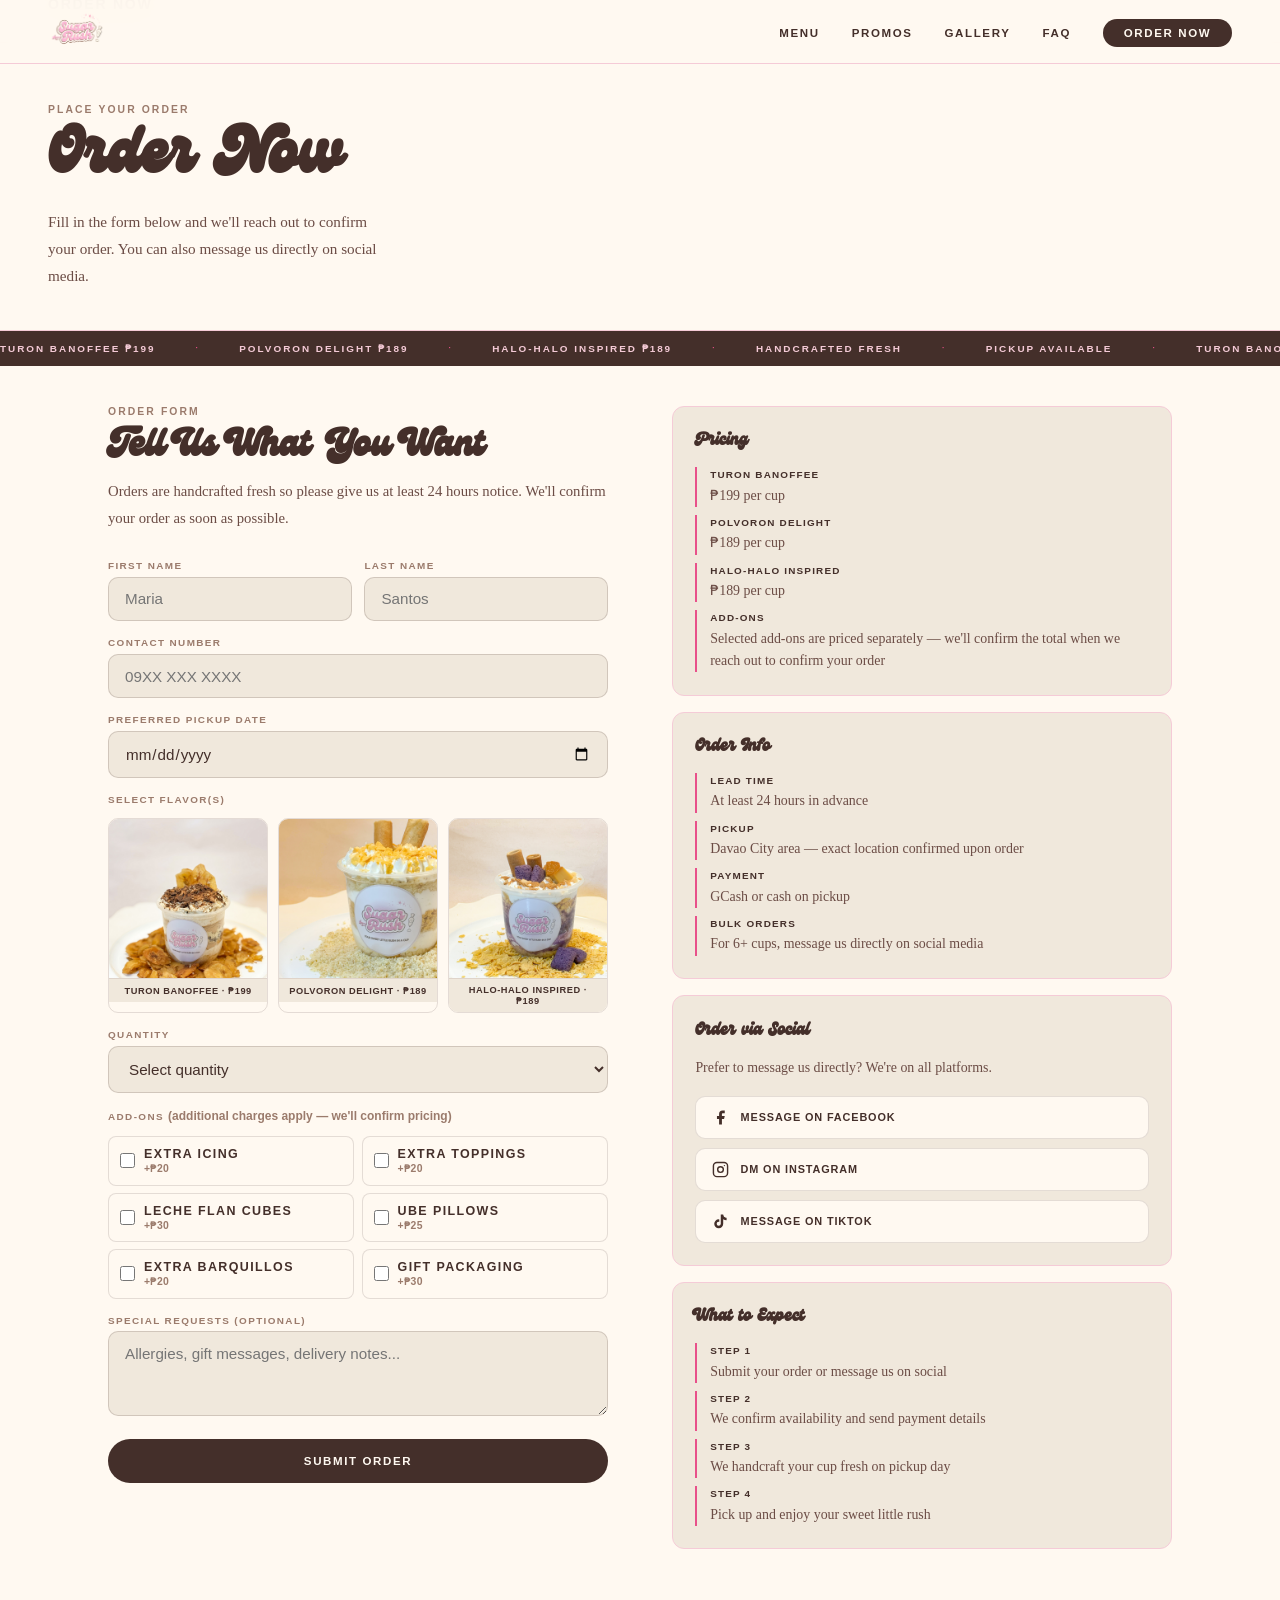
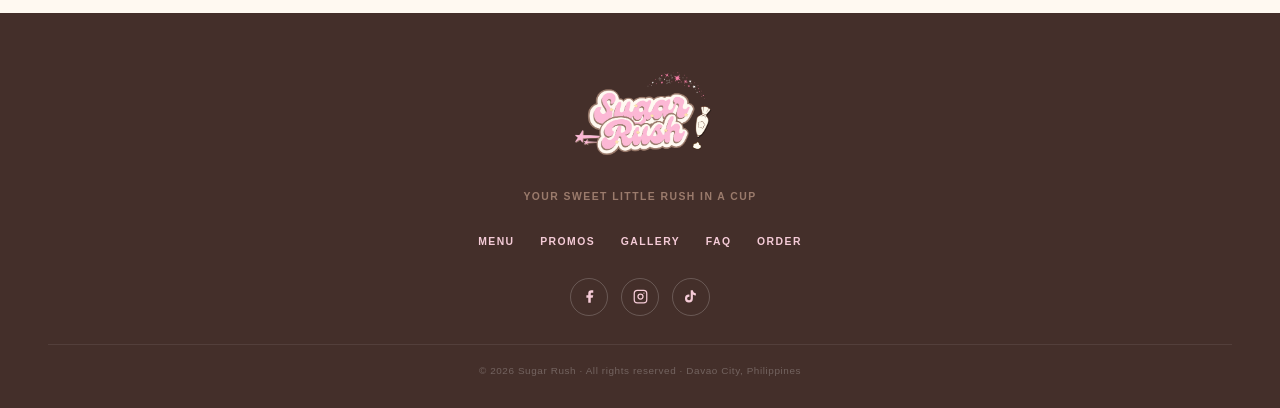
<file: order.html>
<!DOCTYPE html>
<html lang="en">
<head>
  <meta charset="UTF-8">
  <meta name="viewport" content="width=device-width, initial-scale=1.0">
  <title>Order — Sugar Rush</title>
  <meta name="description" content="Place your Sugar Rush cake-in-a-cup order online. Turon Banoffee ₱199 · Polvoron Delight ₱189 · Halo-Halo Inspired ₱189.">
  <!-- Open Graph / Social sharing -->
  <meta property="og:type"        content="website">
  <meta property="og:site_name"   content="Sugar Rush">
  <meta property="og:url"         content="https://sugar-rush-iota.vercel.app/order.html">
  <meta property="og:title"       content="Order Now — Sugar Rush">
  <meta property="og:description" content="Place your Sugar Rush order online. Turon Banoffee, Polvoron Delight, and Halo-Halo Inspired. Pickup in Davao City.">
  <meta property="og:image"       content="https://i.ibb.co/cSJzvZXB/og-image.jpg">
  <meta property="og:image:width" content="1200">
  <meta property="og:image:height" content="630">
  <!-- Twitter card -->
  <meta name="twitter:card"        content="summary_large_image">
  <meta name="twitter:title"       content="Order Now — Sugar Rush">
  <meta name="twitter:description" content="Place your Sugar Rush order online. Turon Banoffee, Polvoron Delight, and Halo-Halo Inspired. Pickup in Davao City.">
  <meta name="twitter:image"       content="https://i.ibb.co/cSJzvZXB/og-image.jpg">
  <link rel="icon" type="image/png" href="images/favicon.png">
  <link rel="stylesheet" href="styles.css">
</head>
<body>

  <nav id="navbar">
    <a href="index.html" class="nav-logo"><img src="images/logo.png" alt="Sugar Rush"></a>
    <ul class="nav-links">
      <li><a href="menu.html">Menu</a></li>
      <li><a href="promos.html">Promos</a></li>
      <li><a href="gallery.html">Gallery</a></li>
      <li><a href="faq.html">FAQ</a></li>
      <li><a href="order.html" class="nav-cta">Order Now</a></li>
    </ul>
    <button class="nav-burger" id="navBurger">☰</button>
  </nav>
  <div class="mobile-drawer" id="mobileDrawer">
    <ul>
      <li><a href="menu.html">Menu</a></li>
      <li><a href="promos.html">Promos</a></li>
      <li><a href="gallery.html">Gallery</a></li>
      <li><a href="faq.html">FAQ</a></li>
      <li><a href="order.html">Order Now</a></li>
    </ul>
  </div>

  <div class="page-hero">
    <span class="eyebrow">Place Your Order</span>
    <h1>Order Now</h1>
    <p>Fill in the form below and we'll reach out to confirm your order. You can also message us directly on social media.</p>
  </div>

  <div class="marquee-wrap">
    <div class="marquee-track">
      <span>Turon Banoffee ₱199</span><span class="dot-sep">·</span>
      <span>Polvoron Delight ₱189</span><span class="dot-sep">·</span>
      <span>Halo-Halo Inspired ₱189</span><span class="dot-sep">·</span>
      <span>Handcrafted Fresh</span><span class="dot-sep">·</span>
      <span>Pickup Available</span><span class="dot-sep">·</span>
      <span>Turon Banoffee ₱199</span><span class="dot-sep">·</span>
      <span>Polvoron Delight ₱189</span><span class="dot-sep">·</span>
      <span>Halo-Halo Inspired ₱189</span><span class="dot-sep">·</span>
      <span>Handcrafted Fresh</span><span class="dot-sep">·</span>
      <span>Pickup Available</span><span class="dot-sep">·</span>
    </div>
  </div>

  <section class="order-section">
    <div class="order-grid">

      <!-- FORM -->
      <div class="order-form-wrap reveal">
        <span class="eyebrow">Order Form</span>
        <h2>Tell Us What You Want</h2>
        <p>Orders are handcrafted fresh so please give us at least 24 hours notice. We'll confirm your order as soon as possible.</p>

        <form id="orderForm" action="https://formspree.io/f/xykorvlk" method="POST">

          <div class="form-row">
            <div class="form-group">
              <label for="firstName">First Name</label>
              <input type="text" id="firstName" name="First Name" placeholder="Maria" required>
            </div>
            <div class="form-group">
              <label for="lastName">Last Name</label>
              <input type="text" id="lastName" name="Last Name" placeholder="Santos" required>
            </div>
          </div>

          <div class="form-group">
            <label for="contact">Contact Number</label>
            <input type="tel" id="contact" name="Contact Number" placeholder="09XX XXX XXXX" required>
          </div>

          <div class="form-group">
            <label for="pickup">Preferred Pickup Date</label>
            <input type="date" id="pickup" name="Pickup Date" required>
          </div>

          <div class="form-group">
            <label>Select Flavor(s)</label>
            <div class="flavor-cards">
              <div class="flavor-card" data-flavor="Turon Banoffee ₱199">
                <div class="check">✓</div>
                <img src="images/products/turon_banoffee.jpg" alt="Turon Banoffee">
                <div class="flavor-card-label">Turon Banoffee · ₱199</div>
              </div>
              <div class="flavor-card" data-flavor="Polvoron Delight ₱189">
                <div class="check">✓</div>
                <img src="images/products/polvoron_delight.jpg" alt="Polvoron Delight">
                <div class="flavor-card-label">Polvoron Delight · ₱189</div>
              </div>
              <div class="flavor-card" data-flavor="Halo-Halo Inspired ₱189">
                <div class="check">✓</div>
                <img src="images/products/halo_halo_inspired.jpg" alt="Halo-Halo Inspired">
                <div class="flavor-card-label">Halo-Halo Inspired · ₱189</div>
              </div>
            </div>
            <!-- Hidden input — populated by JS -->
            <input type="hidden" name="Flavor(s) Selected" id="flavorsInput">
          </div>

          <div class="form-group">
            <label for="quantity">Quantity</label>
            <select id="quantity" name="Quantity" required>
              <option value="" disabled selected>Select quantity</option>
              <option value="1 cup">1 cup</option>
              <option value="2 cups">2 cups</option>
              <option value="3 cups">3 cups</option>
              <option value="4 cups">4 cups</option>
              <option value="5 cups">5 cups</option>
              <option value="6 or more cups">6 or more cups</option>
            </select>
          </div>

          <div class="form-group">
            <label>Add-ons <span style="font-weight:600;color:var(--taupe);text-transform:none;letter-spacing:0;font-size:.75rem;">(additional charges apply — we'll confirm pricing)</span></label>
            <div class="addons-grid" id="addonsGrid">
              <label class="addon-item">
                <input type="checkbox" name="Add-ons" value="Extra Icing +₱20">
                <span class="addon-label">Extra Icing <span class="addon-price">+₱20</span></span>
              </label>
              <label class="addon-item">
                <input type="checkbox" name="Add-ons" value="Extra Toppings +₱20">
                <span class="addon-label">Extra Toppings <span class="addon-price">+₱20</span></span>
              </label>
              <label class="addon-item">
                <input type="checkbox" name="Add-ons" value="Leche Flan Cubes +₱30">
                <span class="addon-label">Leche Flan Cubes <span class="addon-price">+₱30</span></span>
              </label>
              <label class="addon-item">
                <input type="checkbox" name="Add-ons" value="Ube Pillows +₱25">
                <span class="addon-label">Ube Pillows <span class="addon-price">+₱25</span></span>
              </label>
              <label class="addon-item">
                <input type="checkbox" name="Add-ons" value="Extra Barquillos +₱20">
                <span class="addon-label">Extra Barquillos <span class="addon-price">+₱20</span></span>
              </label>
              <label class="addon-item">
                <input type="checkbox" name="Add-ons" value="Gift Packaging +₱30">
                <span class="addon-label">Gift Packaging <span class="addon-price">+₱30</span></span>
              </label>
            </div>
          </div>

          <div class="form-group">
            <label for="notes">Special Requests (optional)</label>
            <textarea id="notes" name="Special Requests" placeholder="Allergies, gift messages, delivery notes..."></textarea>
          </div>

          <input type="hidden" name="_subject" value="New Sugar Rush Order — @sugarushdvo">
          <button type="submit" class="submit-btn" id="submitBtn">Submit Order</button>
        </form>

        <div class="form-success" id="formSuccess">
          <h3>Order Received!</h3>
          <p>Thank you for ordering from Sugar Rush! We'll reach out within 24 hours to confirm your order details. See you soon.</p>
        </div>
      </div>

      <!-- SIDEBAR -->
      <div class="order-sidebar reveal">

        <div class="info-card">
          <h3>Pricing</h3>
          <ul class="info-list">
            <li><strong>Turon Banoffee</strong>₱199 per cup</li>
            <li><strong>Polvoron Delight</strong>₱189 per cup</li>
            <li><strong>Halo-Halo Inspired</strong>₱189 per cup</li>
            <li><strong>Add-ons</strong>Selected add-ons are priced separately — we'll confirm the total when we reach out to confirm your order</li>
          </ul>
        </div>

        <div class="info-card">
          <h3>Order Info</h3>
          <ul class="info-list">
            <li><strong>Lead Time</strong>At least 24 hours in advance</li>
            <li><strong>Pickup</strong>Davao City area — exact location confirmed upon order</li>
            <li><strong>Payment</strong>GCash or cash on pickup</li>
            <li><strong>Bulk Orders</strong>For 6+ cups, message us directly on social media</li>
          </ul>
        </div>

        <div class="info-card">
          <h3>Order via Social</h3>
          <p style="font-family:'Bitter',serif;font-size:.87rem;color:var(--brown-mid);margin-bottom:1rem;line-height:1.7;">Prefer to message us directly? We're on all platforms.</p>
          <div class="social-order-btns">
            <a href="https://facebook.com/sugarushdvo" target="_blank" class="social-order-btn">
              <svg viewBox="0 0 24 24" fill="currentColor"><path d="M18 2h-3a5 5 0 00-5 5v3H7v4h3v8h4v-8h3l1-4h-4V7a1 1 0 011-1h3z"/></svg>
              Message on Facebook
            </a>
            <a href="https://instagram.com/sugarushdvo" target="_blank" class="social-order-btn">
              <svg viewBox="0 0 24 24" fill="none" stroke="currentColor" stroke-width="2"><rect x="2" y="2" width="20" height="20" rx="5"/><circle cx="12" cy="12" r="4"/><circle cx="17.5" cy="6.5" r="1" fill="currentColor" stroke="none"/></svg>
              DM on Instagram
            </a>
            <a href="https://tiktok.com/@sugarushdvo" target="_blank" class="social-order-btn">
              <svg viewBox="0 0 24 24" fill="currentColor"><path d="M19.59 6.69a4.83 4.83 0 01-3.77-4.25V2h-3.45v13.67a2.89 2.89 0 01-2.88 2.5 2.89 2.89 0 01-2.89-2.89 2.89 2.89 0 012.89-2.89c.28 0 .54.04.79.1V9.01a6.27 6.27 0 00-.79-.05 6.34 6.34 0 00-6.34 6.34 6.34 6.34 0 006.34 6.34 6.34 6.34 0 006.33-6.34V8.69a8.17 8.17 0 004.79 1.54V6.79a4.85 4.85 0 01-1.02-.1z"/></svg>
              Message on TikTok
            </a>
          </div>
        </div>

        <div class="info-card">
          <h3>What to Expect</h3>
          <ul class="info-list">
            <li><strong>Step 1</strong>Submit your order or message us on social</li>
            <li><strong>Step 2</strong>We confirm availability and send payment details</li>
            <li><strong>Step 3</strong>We handcraft your cup fresh on pickup day</li>
            <li><strong>Step 4</strong>Pick up and enjoy your sweet little rush</li>
          </ul>
        </div>

      </div>
    </div>
  </section>

  <footer>
    <div class="footer-logo-wrap footer-logo-dark"><img src="images/logo.png" alt="Sugar Rush"></div>
    <span class="footer-tagline">Your Sweet Little Rush in a Cup</span>
    <ul class="footer-nav">
      <li><a href="menu.html">Menu</a></li>
      <li><a href="promos.html">Promos</a></li>
      <li><a href="gallery.html">Gallery</a></li>
      <li><a href="faq.html">FAQ</a></li>
      <li><a href="order.html">Order</a></li>
    </ul>
    <div class="footer-socials">
      <a href="https://facebook.com/sugarushdvo" target="_blank" class="social-btn" aria-label="Facebook"><svg viewBox="0 0 24 24" fill="currentColor"><path d="M18 2h-3a5 5 0 00-5 5v3H7v4h3v8h4v-8h3l1-4h-4V7a1 1 0 011-1h3z"/></svg></a>
      <a href="https://instagram.com/sugarushdvo" target="_blank" class="social-btn" aria-label="Instagram"><svg viewBox="0 0 24 24" fill="none" stroke="currentColor" stroke-width="2"><rect x="2" y="2" width="20" height="20" rx="5"/><circle cx="12" cy="12" r="4"/><circle cx="17.5" cy="6.5" r="1" fill="currentColor" stroke="none"/></svg></a>
      <a href="https://tiktok.com/@sugarushdvo" target="_blank" class="social-btn" aria-label="TikTok"><svg viewBox="0 0 24 24" fill="currentColor"><path d="M19.59 6.69a4.83 4.83 0 01-3.77-4.25V2h-3.45v13.67a2.89 2.89 0 01-2.88 2.5 2.89 2.89 0 01-2.89-2.89 2.89 2.89 0 012.89-2.89c.28 0 .54.04.79.1V9.01a6.27 6.27 0 00-.79-.05 6.34 6.34 0 00-6.34 6.34 6.34 6.34 0 006.34 6.34 6.34 6.34 0 006.33-6.34V8.69a8.17 8.17 0 004.79 1.54V6.79a4.85 4.85 0 01-1.02-.1z"/></svg></a>
    </div>
    <p class="footer-copy">© 2026 Sugar Rush · All rights reserved · Davao City, Philippines</p>
  </footer>

  <script src="script.js"></script>
  <script>
    // Populate hidden flavors input before submit
    const form    = document.getElementById('orderForm');
    const btn     = document.getElementById('submitBtn');
    const success = document.getElementById('formSuccess');

    form.addEventListener('submit', async function(e) {
      e.preventDefault();

      // Collect selected flavors
      const flavors = [...document.querySelectorAll('.flavor-card.selected')]
        .map(c => c.dataset.flavor).join(', ') || 'None selected';
      document.getElementById('flavorsInput').value = flavors;

      // Format pickup date to readable format e.g. "May 20, 2026"
      const rawDate = document.getElementById('pickup').value;
      if (rawDate) {
        const d = new Date(rawDate + 'T00:00:00');
        const formatted = d.toLocaleDateString('en-PH', { year: 'numeric', month: 'long', day: 'numeric' });
        document.getElementById('pickup').value = formatted;
      }

      btn.textContent = 'Sending...';
      btn.disabled = true;

      try {
        const res = await fetch(form.action, {
          method: 'POST',
          body: new FormData(form),
          headers: { 'Accept': 'application/json' }
        });

        if (res.ok) {
          form.style.display = 'none';
          success.style.display = 'block';
          success.scrollIntoView({ behavior: 'smooth', block: 'center' });
        } else {
          throw new Error('Form error');
        }
      } catch {
        btn.textContent = 'Submit Order';
        btn.disabled = false;
        alert('Something went wrong. Please try again or message us directly on Facebook or Instagram.');
      }
    });
  </script>
</body>
</html>
</file>
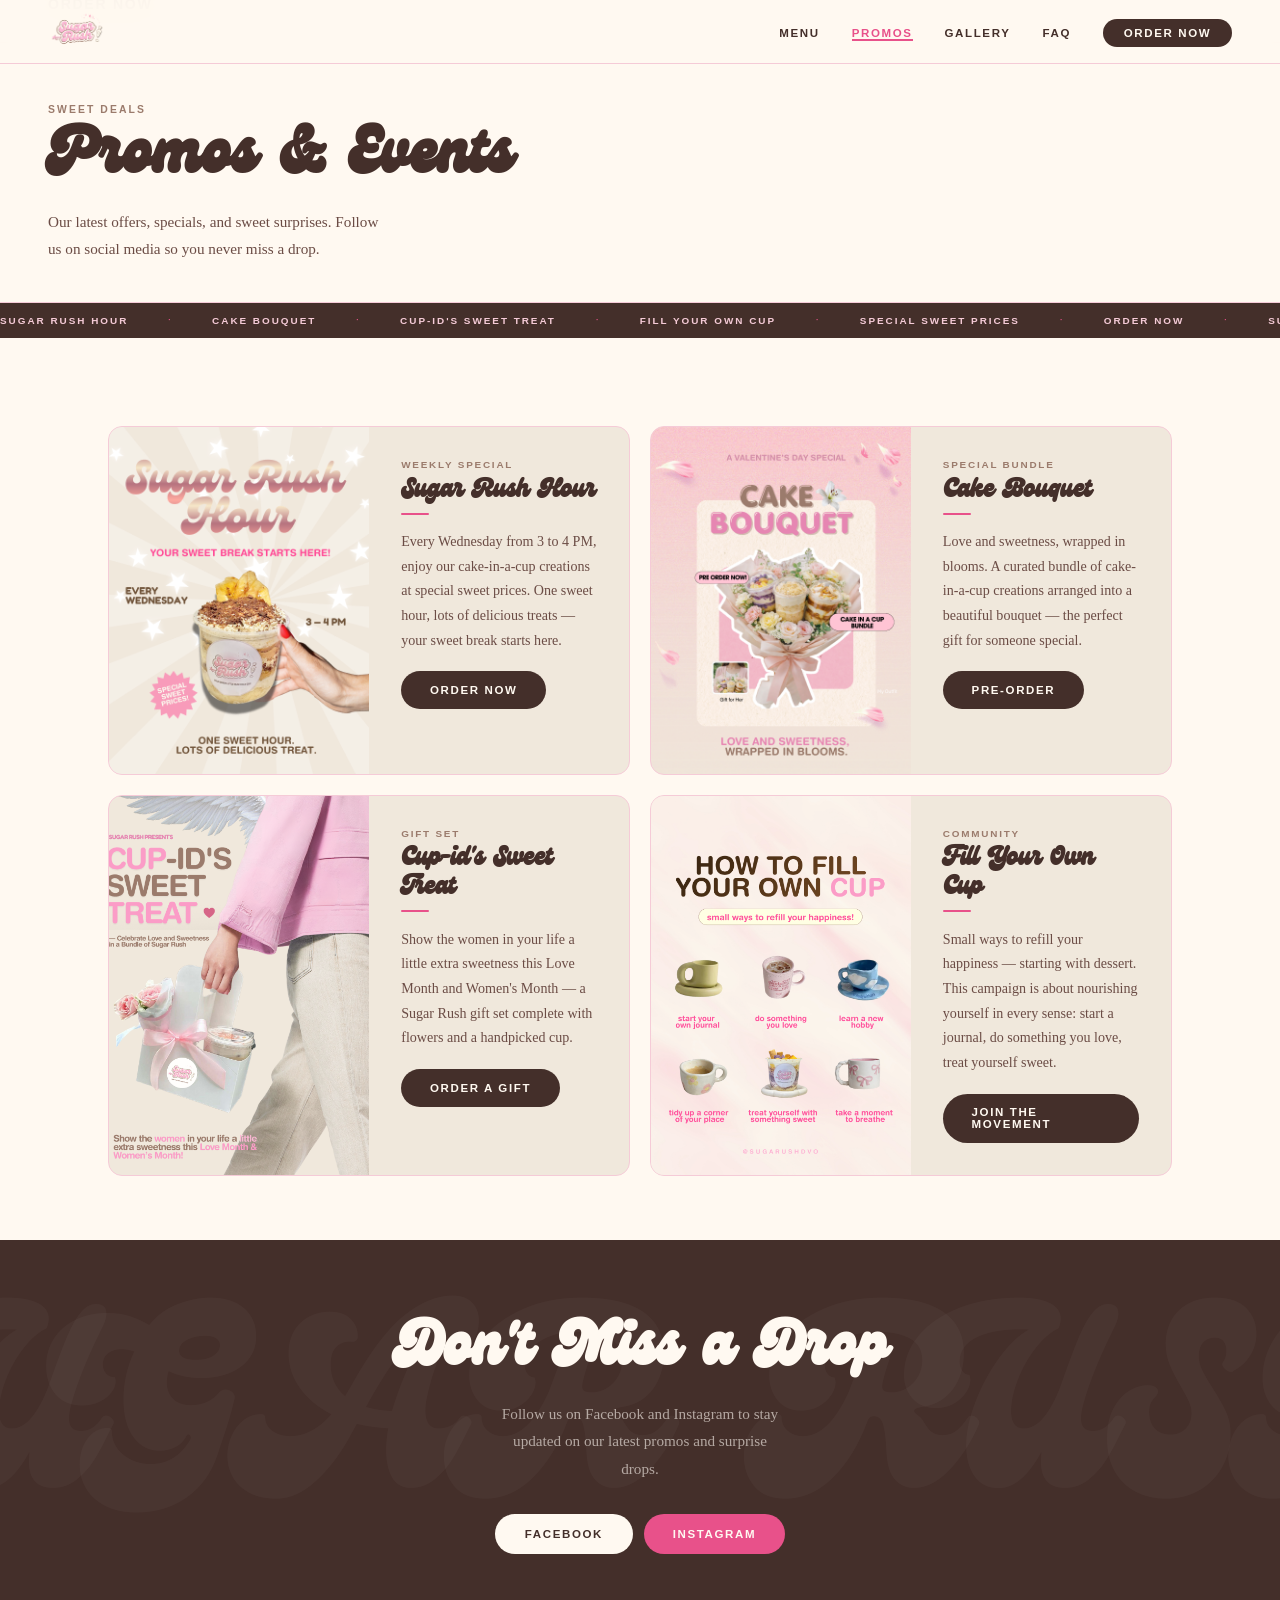
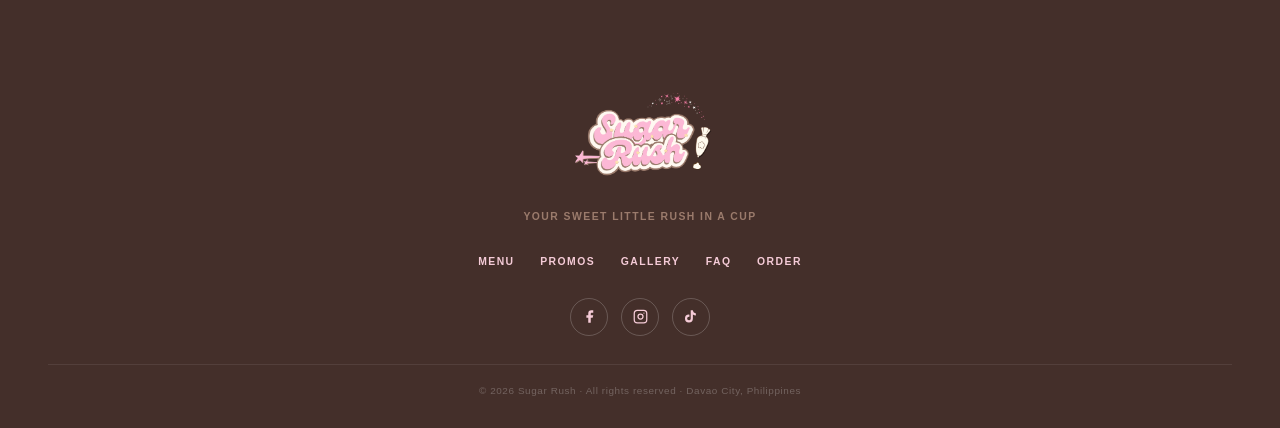
<file: promos.html>
<!DOCTYPE html>
<html lang="en">
<head>
  <meta charset="UTF-8">
  <meta name="viewport" content="width=device-width, initial-scale=1.0">
  <title>Promos — Sugar Rush</title>
  <meta name="description" content="Sugar Rush promos and events — Sugar Rush Hour, Cake Bouquet, Cup-id's Sweet Treat, and more.">
  <!-- Open Graph / Social sharing -->
  <meta property="og:type"        content="website">
  <meta property="og:site_name"   content="Sugar Rush">
  <meta property="og:url"         content="https://sugar-rush-iota.vercel.app/promos.html">
  <meta property="og:title"       content="Promos & Events — Sugar Rush">
  <meta property="og:description" content="Sugar Rush Hour every Wednesday 3–4PM, Cake Bouquet bundles, and more sweet deals. Follow @sugarushdvo.">
  <meta property="og:image"       content="https://i.ibb.co/cSJzvZXB/og-image.jpg">
  <meta property="og:image:width" content="1200">
  <meta property="og:image:height" content="630">
  <!-- Twitter card -->
  <meta name="twitter:card"        content="summary_large_image">
  <meta name="twitter:title"       content="Promos & Events — Sugar Rush">
  <meta name="twitter:description" content="Sugar Rush Hour every Wednesday 3–4PM, Cake Bouquet bundles, and more sweet deals. Follow @sugarushdvo.">
  <meta name="twitter:image"       content="https://i.ibb.co/cSJzvZXB/og-image.jpg">
  <link rel="icon" type="image/png" href="images/favicon.png">
  <link rel="stylesheet" href="styles.css">
</head>
<body>

  <!-- NAV -->
  <nav id="navbar">
    <a href="index.html" class="nav-logo"><img src="images/logo.png" alt="Sugar Rush"></a>
    <ul class="nav-links">
      <li><a href="menu.html">Menu</a></li>
      <li><a href="promos.html">Promos</a></li>
      <li><a href="gallery.html">Gallery</a></li>
      <li><a href="faq.html">FAQ</a></li>
      <li><a href="order.html" class="nav-cta">Order Now</a></li>
    </ul>
    <button class="nav-burger" id="navBurger">☰</button>
  </nav>
  <div class="mobile-drawer" id="mobileDrawer">
    <ul>
      <li><a href="menu.html">Menu</a></li>
      <li><a href="promos.html">Promos</a></li>
      <li><a href="gallery.html">Gallery</a></li>
      <li><a href="faq.html">FAQ</a></li>
      <li><a href="order.html">Order Now</a></li>
    </ul>
  </div>

  <div class="page-hero">
    <span class="eyebrow">Sweet Deals</span>
    <h1>Promos & Events</h1>
    <p>Our latest offers, specials, and sweet surprises. Follow us on social media so you never miss a drop.</p>
  </div>

  <!-- MARQUEE -->
  <div class="marquee-wrap">
    <div class="marquee-track">
      <span>Sugar Rush Hour</span><span class="dot-sep">·</span>
      <span>Cake Bouquet</span><span class="dot-sep">·</span>
      <span>Cup-id's Sweet Treat</span><span class="dot-sep">·</span>
      <span>Fill Your Own Cup</span><span class="dot-sep">·</span>
      <span>Special Sweet Prices</span><span class="dot-sep">·</span>
      <span>Order Now</span><span class="dot-sep">·</span>
      <span>Sugar Rush Hour</span><span class="dot-sep">·</span>
      <span>Cake Bouquet</span><span class="dot-sep">·</span>
      <span>Cup-id's Sweet Treat</span><span class="dot-sep">·</span>
      <span>Fill Your Own Cup</span><span class="dot-sep">·</span>
      <span>Special Sweet Prices</span><span class="dot-sep">·</span>
      <span>Order Now</span><span class="dot-sep">·</span>
    </div>
  </div>

  <!-- PROMOS GRID -->
  <section class="promos-page">
    <div class="promos-page-inner">
      <div class="promos-grid">

        <div class="promo-item reveal">
          <div class="promo-item-img">
            <img src="images/promos/rush_hour.png" alt="Sugar Rush Hour">
          </div>
          <div class="promo-item-body">
            <span class="promo-item-tag">Weekly Special</span>
            <h2 class="promo-item-title">Sugar Rush Hour</h2>
            <div class="promo-rule"></div>
            <p class="promo-item-desc">Every Wednesday from 3 to 4 PM, enjoy our cake-in-a-cup creations at special sweet prices. One sweet hour, lots of delicious treats — your sweet break starts here.</p>
            <a href="order.html" class="btn btn-dark">Order Now</a>
          </div>
        </div>

        <div class="promo-item reveal">
          <div class="promo-item-img">
            <img src="images/promos/cake_bouquet.png" alt="Cake Bouquet">
          </div>
          <div class="promo-item-body">
            <span class="promo-item-tag">Special Bundle</span>
            <h2 class="promo-item-title">Cake Bouquet</h2>
            <div class="promo-rule"></div>
            <p class="promo-item-desc">Love and sweetness, wrapped in blooms. A curated bundle of cake-in-a-cup creations arranged into a beautiful bouquet — the perfect gift for someone special.</p>
            <a href="order.html" class="btn btn-dark">Pre-Order</a>
          </div>
        </div>

        <div class="promo-item reveal">
          <div class="promo-item-img">
            <img src="images/promos/cupids.png" alt="Cup-id's Sweet Treat">
          </div>
          <div class="promo-item-body">
            <span class="promo-item-tag">Gift Set</span>
            <h2 class="promo-item-title">Cup-id's Sweet Treat</h2>
            <div class="promo-rule"></div>
            <p class="promo-item-desc">Show the women in your life a little extra sweetness this Love Month and Women's Month — a Sugar Rush gift set complete with flowers and a handpicked cup.</p>
            <a href="order.html" class="btn btn-dark">Order a Gift</a>
          </div>
        </div>

        <div class="promo-item reveal">
          <div class="promo-item-img">
            <img src="images/promos/fill_your_cup.png" alt="Fill Your Own Cup">
          </div>
          <div class="promo-item-body">
            <span class="promo-item-tag">Community</span>
            <h2 class="promo-item-title">Fill Your Own Cup</h2>
            <div class="promo-rule"></div>
            <p class="promo-item-desc">Small ways to refill your happiness — starting with dessert. This campaign is about nourishing yourself in every sense: start a journal, do something you love, treat yourself sweet.</p>
            <a href="order.html" class="btn btn-dark">Join the Movement</a>
          </div>
        </div>

      </div>
    </div>
  </section>

  <!-- CTA -->
  <section class="cta-block">
    <h2>Don't Miss a Drop</h2>
    <p>Follow us on Facebook and Instagram to stay updated on our latest promos and surprise drops.</p>
    <div class="cta-btns">
      <a href="https://facebook.com/sugarushdvo" target="_blank" class="btn btn-white">Facebook</a>
      <a href="https://instagram.com/sugarushdvo" target="_blank" class="btn btn-pink">Instagram</a>
    </div>
  </section>

  <!-- FOOTER -->
  <footer>
    <div class="footer-logo-wrap footer-logo-dark"><img src="images/logo.png" alt="Sugar Rush"></div>
    <span class="footer-tagline">Your Sweet Little Rush in a Cup</span>
    <ul class="footer-nav">
      <li><a href="menu.html">Menu</a></li>
      <li><a href="promos.html">Promos</a></li>
      <li><a href="gallery.html">Gallery</a></li>
      <li><a href="faq.html">FAQ</a></li>
      <li><a href="order.html">Order</a></li>
    </ul>
    <div class="footer-socials">
      <a href="https://facebook.com/sugarushdvo" target="_blank" class="social-btn" aria-label="Facebook"><svg viewBox="0 0 24 24" fill="currentColor"><path d="M18 2h-3a5 5 0 00-5 5v3H7v4h3v8h4v-8h3l1-4h-4V7a1 1 0 011-1h3z"/></svg></a>
      <a href="https://instagram.com/sugarushdvo" target="_blank" class="social-btn" aria-label="Instagram"><svg viewBox="0 0 24 24" fill="none" stroke="currentColor" stroke-width="2"><rect x="2" y="2" width="20" height="20" rx="5"/><circle cx="12" cy="12" r="4"/><circle cx="17.5" cy="6.5" r="1" fill="currentColor" stroke="none"/></svg></a>
      <a href="https://tiktok.com/@sugarushdvo" target="_blank" class="social-btn" aria-label="TikTok"><svg viewBox="0 0 24 24" fill="currentColor"><path d="M19.59 6.69a4.83 4.83 0 01-3.77-4.25V2h-3.45v13.67a2.89 2.89 0 01-2.88 2.5 2.89 2.89 0 01-2.89-2.89 2.89 2.89 0 012.89-2.89c.28 0 .54.04.79.1V9.01a6.27 6.27 0 00-.79-.05 6.34 6.34 0 00-6.34 6.34 6.34 6.34 0 006.34 6.34 6.34 6.34 0 006.33-6.34V8.69a8.17 8.17 0 004.79 1.54V6.79a4.85 4.85 0 01-1.02-.1z"/></svg></a>
    </div>
    <p class="footer-copy">© 2026 Sugar Rush · All rights reserved · Davao City, Philippines</p>
  </footer>

  <script src="script.js"></script>
</body>
</html>
</file>
<file: styles.css>
/* =============================================
   SUGAR RUSH — styles.css (v6, mobile-first)

   Brand Colors:
   --pink:        #FCB8D5
   --pink-light:  #F5CBD7
   --pink-vivid:  #E8518A
   --cream:       #FFF9F1
   --cream-dark:  #F0E8DC
   --taupe:       #9B7B6C
   --brown:       #442F2A

   Fonts:
   - Genty        → all headings (self-hosted)
   - Bitter       → all body / descriptive text
   - Nunito       → UI labels, buttons, caps
============================================= */

@font-face {
  font-family: 'Genty';
  src: url('fonts/Genty.ttf') format('truetype');
  font-weight: normal;
  font-style: normal;
  font-display: swap;
}

@import url('https://fonts.googleapis.com/css2?family=Bitter:ital,wght@0,400;0,500;0,700;1,400&family=Nunito:wght@400;600;700;800;900&display=swap');

/* ─── TOKENS ─────────────────────────────── */
:root {
  --pink:        #FCB8D5;
  --pink-light:  #F5CBD7;
  --pink-vivid:  #E8518A;
  --cream:       #FFF9F1;
  --cream-dark:  #F0E8DC;
  --taupe:       #9B7B6C;
  --brown:       #442F2A;
  --brown-mid:   #6b4c45;
  --ease:        cubic-bezier(.4,0,.2,1);
  --nav-h:       64px;
  --page-pad:    1.25rem;  /* mobile horizontal padding */
}

/* ─── RESET ──────────────────────────────── */
*, *::before, *::after { margin: 0; padding: 0; box-sizing: border-box; }
html { scroll-behavior: smooth; }
body {
  background: var(--cream);
  color: var(--brown);
  font-family: 'Nunito', sans-serif;
  overflow-x: hidden;
  -webkit-font-smoothing: antialiased;
}
img  { display: block; max-width: 100%; }
a    { color: inherit; text-decoration: none; }
ul   { list-style: none; }

/* ─── NAV ────────────────────────────────── */
nav {
  position: fixed;
  inset: 0 0 auto;
  z-index: 300;
  height: var(--nav-h);
  display: flex;
  align-items: center;
  justify-content: space-between;
  padding: 0 var(--page-pad);
  background: rgba(255,249,241,.96);
  backdrop-filter: blur(16px);
  -webkit-backdrop-filter: blur(16px);
  border-bottom: 1.5px solid var(--pink-light);
  transition: box-shadow .3s var(--ease);
}
nav.scrolled { box-shadow: 0 2px 20px rgba(68,47,42,.08); }

.nav-logo img {
  height: 40px;
  width: auto;
  object-fit: contain;
}

/* Desktop nav links — hidden on mobile by default */
.nav-links {
  display: none;
  align-items: center;
  gap: 2rem;
}
.nav-links a {
  font-size: .72rem;
  font-weight: 800;
  letter-spacing: .14em;
  text-transform: uppercase;
  color: var(--brown);
  position: relative;
  transition: color .2s;
}
.nav-links a:not(.nav-cta)::after {
  content: '';
  position: absolute;
  bottom: -2px; left: 0;
  width: 0; height: 1.5px;
  background: var(--pink-vivid);
  transition: width .25s var(--ease);
}
.nav-links a:not(.nav-cta):hover::after,
.nav-links a.active::after { width: 100%; }
.nav-links a:hover, .nav-links a.active { color: var(--pink-vivid); }
.nav-cta {
  font-size: .72rem;
  font-weight: 800;
  letter-spacing: .14em;
  text-transform: uppercase;
  color: var(--cream) !important;
  background: var(--brown);
  padding: .5rem 1.3rem;
  border-radius: 100px;
  transition: background .2s !important;
}
.nav-cta::after { display: none !important; }
.nav-cta:hover { background: var(--pink-vivid) !important; }

/* Burger — visible on mobile */
.nav-burger {
  background: none;
  border: 1.5px solid var(--brown);
  border-radius: 6px;
  font-size: 1.1rem;
  padding: .28rem .55rem;
  cursor: pointer;
  color: var(--brown);
  line-height: 1;
}

/* Mobile drawer */
.mobile-drawer {
  display: block;
  position: fixed;
  top: var(--nav-h);
  left: 0; right: 0;
  z-index: 299;
  background: var(--cream);
  border-bottom: 1.5px solid var(--pink-light);
  padding: 1.4rem var(--page-pad) 1.8rem;
  transform: translateY(-110%);
  transition: transform .3s var(--ease);
}
.mobile-drawer.open { transform: translateY(0); }
.mobile-drawer ul { display: flex; flex-direction: column; gap: 1.1rem; }
.mobile-drawer a {
  font-size: .88rem;
  font-weight: 800;
  letter-spacing: .12em;
  text-transform: uppercase;
  color: var(--brown);
  transition: color .2s;
}
.mobile-drawer a:hover { color: var(--pink-vivid); }

/* ─── BUTTONS ────────────────────────────── */
.btn {
  display: inline-flex;
  align-items: center;
  justify-content: center;
  font-family: 'Nunito', sans-serif;
  font-weight: 800;
  font-size: .72rem;
  letter-spacing: .14em;
  text-transform: uppercase;
  border-radius: 100px;
  cursor: pointer;
  border: none;
  padding: .8rem 1.8rem;
  transition: background .2s var(--ease), color .2s, transform .2s;
  text-decoration: none;
}
.btn-dark    { background: var(--brown);      color: var(--cream); }
.btn-dark:hover    { background: var(--pink-vivid); transform: translateY(-1px); }
.btn-outline { background: transparent; color: var(--brown); border: 1.5px solid var(--brown); }
.btn-outline:hover { background: var(--brown); color: var(--cream); }
.btn-pink    { background: var(--pink-vivid); color: var(--cream); }
.btn-pink:hover    { background: var(--brown); transform: translateY(-1px); }
.btn-white   { background: var(--cream); color: var(--brown); border: 1.5px solid rgba(255,249,241,.4); }
.btn-white:hover   { background: var(--pink-vivid); color: var(--cream); border-color: var(--pink-vivid); }

/* ─── TYPOGRAPHY HELPERS ─────────────────── */
.eyebrow {
  display: block;
  font-size: .65rem;
  font-weight: 800;
  letter-spacing: .2em;
  text-transform: uppercase;
  color: var(--taupe);
  margin-bottom: .7rem;
}
.rule {
  width: 36px; height: 2px;
  background: var(--pink-vivid);
  border-radius: 2px;
  margin: .8rem 0 1.2rem;
}

/* ─── MARQUEE ────────────────────────────── */
.marquee-wrap {
  background: var(--brown);
  overflow: hidden;
  padding: .75rem 0;
}
.marquee-track {
  display: flex;
  gap: 2.5rem;
  white-space: nowrap;
  animation: marqueeScroll 28s linear infinite;
}
.marquee-track:hover { animation-play-state: paused; }
.marquee-track span {
  font-size: .62rem;
  font-weight: 800;
  letter-spacing: .2em;
  text-transform: uppercase;
  color: var(--pink-light);
  flex-shrink: 0;
}
.marquee-track span.dot-sep { color: var(--pink-vivid); font-size: .5rem; }

/* ─── SLIDESHOW DOTS ─────────────────────── */
.slide-dots { display: flex; gap: .45rem; }
.dot {
  width: 7px; height: 7px;
  border-radius: 50%; padding: 0;
  background: rgba(255,249,241,.4);
  border: none; cursor: pointer;
  transition: background .2s, transform .2s;
}
.dot.active { background: var(--cream); transform: scale(1.35); }

/* ─── SCROLL REVEAL ──────────────────────── */
.reveal {
  opacity: 0;
  transform: translateY(22px);
  transition: opacity .65s var(--ease), transform .65s var(--ease);
}
.reveal.visible { opacity: 1; transform: translateY(0); }

/* ─── ANIMATIONS ─────────────────────────── */
@keyframes slideUp       { from{opacity:0;transform:translateY(24px)} to{opacity:1;transform:translateY(0)} }
@keyframes floatIn       { from{opacity:0;transform:translateY(36px) scale(.97)} to{opacity:1;transform:translateY(0) scale(1)} }
@keyframes marqueeScroll { from{transform:translateX(0)} to{transform:translateX(-50%)} }
@keyframes tickerScroll  { from{transform:translateX(0)} to{transform:translateX(-50%)} }
@keyframes fadeUp        { from{opacity:0;transform:translateY(14px)} to{opacity:1;transform:translateY(0)} }

/* ─── FOOTER ─────────────────────────────── */
footer {
  background: var(--brown);
  color: var(--cream);
  padding: 3rem var(--page-pad) 2rem;
  text-align: center;
}
.footer-logo-wrap { display: flex; justify-content: center; margin-bottom: .6rem; }
.footer-logo-wrap img { height: 56px; object-fit: contain; border-radius: 8px; }
.footer-brand {
  display: block;
  font-family: 'Genty', cursive;
  font-size: 1.4rem;
  color: var(--pink-light);
  margin-bottom: .3rem;
}
.footer-tagline {
  font-size: .65rem;
  font-weight: 700;
  letter-spacing: .14em;
  text-transform: uppercase;
  color: var(--taupe);
  margin-bottom: 1.8rem;
  display: block;
}
.footer-nav {
  display: flex;
  flex-wrap: wrap;
  justify-content: center;
  gap: .6rem 1.6rem;
  margin-bottom: 1.8rem;
}
.footer-nav a {
  font-size: .65rem;
  font-weight: 800;
  letter-spacing: .14em;
  text-transform: uppercase;
  color: var(--pink-light);
  transition: color .2s;
}
.footer-nav a:hover { color: var(--cream); }
.footer-socials { display: flex; gap: .8rem; justify-content: center; margin-bottom: 1.8rem; }
.social-btn {
  width: 38px; height: 38px;
  border-radius: 50%;
  border: 1.5px solid rgba(255,255,255,.2);
  display: flex; align-items: center; justify-content: center;
  color: var(--pink-light);
  transition: border-color .2s, background .2s;
}
.social-btn svg { width: 15px; height: 15px; }
.social-btn:hover { border-color: var(--pink); background: rgba(252,184,213,.1); }
.footer-copy {
  font-size: .62rem;
  color: rgba(255,255,255,.25);
  letter-spacing: .06em;
  border-top: 1px solid rgba(255,255,255,.08);
  padding-top: 1.2rem;
}

/* ════════════════════════════════════════════
   INDEX — HERO
   Mobile: image top (56vh), text below
   Desktop: side by side, text left / image right
════════════════════════════════════════════ */
.hero {
  display: grid;
  grid-template-columns: 1fr;
  grid-template-rows: 56vh auto;
  padding-top: var(--nav-h);
  min-height: calc(100vh - var(--nav-h));
}

/* Image panel — first in DOM = shows first on mobile */
.hero-slideshow-panel {
  order: 1;
  position: relative;
  overflow: hidden;
  background: var(--cream-dark);
  height: 56vh;
  min-height: 280px;
}
.hero-slide { position: absolute; inset: 0; opacity: 0; transition: opacity .55s ease; }
.hero-slide.active { opacity: 1; }
.hero-slide img { width: 100%; height: 100%; object-fit: cover; }
.hero-slide-caption {
  position: absolute; bottom: 0; left: 0; right: 0;
  padding: 2.5rem var(--page-pad) 1rem;
  background: linear-gradient(transparent, rgba(68,47,42,.6));
}
.hero-slide-caption span {
  font-size: .62rem;
  font-weight: 800;
  letter-spacing: .16em;
  text-transform: uppercase;
  color: var(--cream);
}
.hero-slide-dots {
  position: absolute;
  bottom: 1rem; right: 1.2rem;
}

/* Text panel — below image on mobile */
.hero-text-panel {
  order: 2;
  display: flex;
  flex-direction: column;
  justify-content: center;
  padding: 2.5rem var(--page-pad) 3rem;
  border-top: 1.5px solid var(--pink-light);
}
.hero-title {
  font-family: 'Genty', cursive;
  font-size: clamp(2.4rem, 9vw, 5rem);
  line-height: 1.1;
  color: var(--brown);
  margin-bottom: 1rem;
  animation: slideUp .7s .05s ease both;
}
.hero-title span { color: var(--pink-vivid); }
.hero-sub {
  font-family: 'Bitter', serif;
  font-size: .95rem;
  color: var(--brown-mid);
  line-height: 1.8;
  max-width: 38ch;
  margin-bottom: 2rem;
  animation: slideUp .8s .1s ease both;
}
.hero-btns {
  display: flex;
  gap: .7rem;
  flex-wrap: wrap;
  animation: slideUp .9s .15s ease both;
}

/* ════════════════════════════════════════════
   INDEX — PROMO STRIP
════════════════════════════════════════════ */
.promo-strip {
  padding: 3rem var(--page-pad);
  border-bottom: 1.5px solid var(--pink-light);
}
.strip-header {
  display: flex;
  align-items: flex-end;
  justify-content: space-between;
  margin-bottom: 1.5rem;
}
.strip-header h2 {
  font-family: 'Genty', cursive;
  font-size: clamp(1.4rem, 5vw, 2.2rem);
  color: var(--brown);
  line-height: 1.1;
}
.strip-view-all {
  font-size: .62rem;
  font-weight: 800;
  letter-spacing: .16em;
  text-transform: uppercase;
  color: var(--taupe);
  border-bottom: 1.5px solid currentColor;
  padding-bottom: 1px;
  white-space: nowrap;
  margin-left: 1rem;
  transition: color .2s;
  flex-shrink: 0;
}
.strip-view-all:hover { color: var(--pink-vivid); }

/* 2-col on mobile, 4-col on desktop */
.promo-cards {
  display: grid;
  grid-template-columns: 1fr 1fr;
  gap: .75rem;
}
.promo-card {
  display: block;
  border-radius: 12px;
  overflow: hidden;
  border: 1.5px solid var(--pink-light);
  transition: transform .25s var(--ease), border-color .25s;
}
.promo-card:hover { transform: translateY(-3px); border-color: var(--pink-vivid); }
.promo-card img { width: 100%; aspect-ratio: 3/4; object-fit: cover; display: block; }
.promo-card-label {
  padding: .6rem .75rem;
  font-size: .62rem;
  font-weight: 800;
  letter-spacing: .08em;
  text-transform: uppercase;
  color: var(--brown);
  background: var(--cream);
  border-top: 1.5px solid var(--pink-light);
}

/* ════════════════════════════════════════════
   INDEX — ABOUT TEASER
════════════════════════════════════════════ */
.about-teaser {
  display: grid;
  grid-template-columns: 1fr;
  border-top: 1.5px solid var(--pink-light);
  border-bottom: 1.5px solid var(--pink-light);
}
.about-teaser-img {
  overflow: hidden;
  height: 56vw;
  min-height: 240px;
  border-bottom: 1.5px solid var(--pink-light);
}
.about-teaser-img img { width: 100%; height: 100%; object-fit: cover; }
.about-teaser-text {
  padding: 2.5rem var(--page-pad);
  background: var(--cream-dark);
}
.about-teaser-text h2 {
  font-family: 'Genty', cursive;
  font-size: clamp(1.6rem, 6vw, 2.8rem);
  color: var(--brown);
  line-height: 1.15;
  margin-bottom: .8rem;
}
.about-teaser-text h2 span { color: var(--pink-vivid); }
.about-teaser-text p {
  font-family: 'Bitter', serif;
  color: var(--brown-mid);
  line-height: 1.8;
  font-size: .95rem;
  margin-bottom: .8rem;
}
.stat-row {
  display: grid;
  grid-template-columns: repeat(3,1fr);
  gap: .6rem;
  margin: 1.5rem 0 2rem;
  padding: 1.2rem 0;
  border-top: 1.5px solid var(--pink-light);
  border-bottom: 1.5px solid var(--pink-light);
}
.stat-item { text-align: center; }
.stat-item strong {
  display: block;
  font-family: 'Genty', cursive;
  font-size: 1.6rem;
  color: var(--pink-vivid);
  line-height: 1;
  margin-bottom: .3rem;
}
.stat-item small {
  font-size: .58rem;
  font-weight: 800;
  letter-spacing: .1em;
  text-transform: uppercase;
  color: var(--taupe);
}

/* ════════════════════════════════════════════
   INDEX — REVIEWS TICKER
════════════════════════════════════════════ */
.reviews-section {
  padding: 3rem 0;
  border-bottom: 1.5px solid var(--pink-light);
  overflow: hidden;
}
.reviews-section-header {
  padding: 0 var(--page-pad) 1.8rem;
}
.reviews-section-header h2 {
  font-family: 'Genty', cursive;
  font-size: clamp(1.4rem, 5vw, 2.4rem);
  color: var(--brown);
}
.reviews-ticker {
  display: flex;
  gap: 1rem;
  animation: tickerScroll 40s linear infinite;
  padding: 0 var(--page-pad);
}
.reviews-ticker:hover { animation-play-state: paused; }
.review-card {
  flex-shrink: 0;
  width: 270px;
  background: var(--cream-dark);
  border: 1.5px solid var(--pink-light);
  border-radius: 12px;
  padding: 1.4rem;
}
.review-stars { font-size: .85rem; color: var(--pink-vivid); letter-spacing: 2px; margin-bottom: .7rem; }
.review-text {
  font-family: 'Bitter', serif;
  font-style: italic;
  font-size: .85rem;
  color: var(--brown-mid);
  line-height: 1.7;
  margin-bottom: .9rem;
}
.reviewer { font-size: .65rem; font-weight: 800; letter-spacing: .08em; text-transform: uppercase; color: var(--brown); }
.reviewer-tag { font-weight: 600; color: var(--taupe); text-transform: none; letter-spacing: 0; }

/* ════════════════════════════════════════════
   CTA BLOCK (shared)
════════════════════════════════════════════ */
.cta-block {
  padding: 5rem var(--page-pad);
  text-align: center;
  background: var(--brown);
  position: relative;
  overflow: hidden;
}
.cta-block::before {
  content: 'SUGAR RUSH';
  position: absolute;
  font-family: 'Genty', cursive;
  font-size: 20vw;
  color: rgba(255,255,255,.03);
  white-space: nowrap;
  top: 50%; left: 50%;
  transform: translate(-50%,-50%);
  pointer-events: none;
}
.cta-block h2 {
  font-family: 'Genty', cursive;
  font-size: clamp(1.8rem, 7vw, 3.8rem);
  color: var(--cream);
  line-height: 1.1;
  margin-bottom: .8rem;
  position: relative;
}
.cta-block p {
  font-family: 'Bitter', serif;
  font-size: .95rem;
  color: rgba(255,249,241,.6);
  max-width: 38ch;
  margin: 0 auto 2rem;
  line-height: 1.8;
  position: relative;
}
.cta-btns { display: flex; gap: .7rem; justify-content: center; flex-wrap: wrap; position: relative; }

/* ════════════════════════════════════════════
   PAGE HERO (inner pages)
════════════════════════════════════════════ */
.page-hero {
  padding: calc(var(--nav-h) + 2.5rem) var(--page-pad) 2.5rem;
  border-bottom: 1.5px solid var(--pink-light);
}
.page-hero h1 {
  font-family: 'Genty', cursive;
  font-size: clamp(2rem, 8vw, 4rem);
  color: var(--brown);
  line-height: 1.1;
  margin-bottom: .7rem;
  animation: slideUp .7s ease both;
}
.page-hero p {
  font-family: 'Bitter', serif;
  color: var(--brown-mid);
  font-size: .95rem;
  line-height: 1.8;
  max-width: 44ch;
  animation: slideUp .8s .08s ease both;
}

/* ════════════════════════════════════════════
   MENU PAGE — PRODUCT BLOCKS
════════════════════════════════════════════ */
.product-section {
  padding: 3rem var(--page-pad);
  border-bottom: 1.5px solid var(--pink-light);
}
.product-section:nth-child(even) { background: var(--cream-dark); }

/* Single column on mobile */
.product-block { display: grid; grid-template-columns: 1fr; gap: 2rem; }

.product-main-img {
  border-radius: 14px;
  overflow: hidden;
  aspect-ratio: 4/5;
  border: 1.5px solid var(--pink-light);
}
.product-main-img img { width: 100%; height: 100%; object-fit: cover; transition: transform .5s ease; }
.product-main-img:hover img { transform: scale(1.04); }

.product-thumbs { display: grid; grid-template-columns: repeat(3,1fr); gap: .5rem; margin-top: .5rem; }
.thumb {
  border-radius: 10px; overflow: hidden;
  aspect-ratio: 1;
  border: 1.5px solid var(--pink-light);
  cursor: pointer; opacity: .55;
  transition: opacity .2s, border-color .2s;
}
.thumb:hover, .thumb.active { opacity: 1; border-color: var(--pink-vivid); }
.thumb img { width: 100%; height: 100%; object-fit: cover; }

.product-tag {
  display: block;
  font-size: .62rem; font-weight: 800;
  letter-spacing: .18em; text-transform: uppercase;
  color: var(--taupe); margin-bottom: .5rem;
}
.product-name {
  font-family: 'Genty', cursive;
  font-size: clamp(1.6rem, 6vw, 2.6rem);
  color: var(--brown); line-height: 1.1; margin-bottom: .6rem;
}
.product-price {
  display: inline-block;
  font-family: 'Genty', cursive;
  font-size: 1.5rem;
  color: var(--pink-vivid);
  margin-bottom: 1.2rem;
}
.product-desc {
  font-family: 'Bitter', serif;
  font-size: .92rem; color: var(--brown-mid);
  line-height: 1.85; margin-bottom: 1.6rem;
}
.layers-label {
  display: block; font-size: .62rem; font-weight: 800;
  letter-spacing: .18em; text-transform: uppercase;
  color: var(--taupe); margin-bottom: .7rem;
}
.layers-list { display: flex; flex-direction: column; gap: .35rem; margin-bottom: 1.8rem; }
.layers-list li {
  font-family: 'Bitter', serif;
  font-size: .88rem; color: var(--brown-mid);
  padding: .45rem .85rem;
  border-left: 2px solid var(--pink-vivid);
  background: var(--cream);
  border-radius: 0 8px 8px 0;
}

/* ════════════════════════════════════════════
   PROMOS PAGE
════════════════════════════════════════════ */
.promos-page { padding: 3rem var(--page-pad) 4rem; }
.promos-grid {
  display: grid;
  grid-template-columns: 1fr;
  gap: 1.2rem;
  margin-top: 2.5rem;
}
.promo-item {
  border-radius: 14px;
  overflow: hidden;
  border: 1.5px solid var(--pink-light);
  transition: border-color .25s, transform .25s var(--ease);
  background: var(--cream-dark);
}
.promo-item:hover { border-color: var(--pink-vivid); transform: translateY(-2px); }

/* Stack image over text on mobile */
.promo-item-img { overflow: hidden; }
.promo-item-img img { width: 100%; aspect-ratio: 4/3; object-fit: cover; display: block; transition: transform .5s ease; }
.promo-item:hover .promo-item-img img { transform: scale(1.04); }

.promo-item-body { padding: 1.6rem var(--page-pad); }
.promo-item-tag {
  font-size: .62rem; font-weight: 800;
  letter-spacing: .18em; text-transform: uppercase;
  color: var(--taupe); margin-bottom: .4rem; display: block;
}
.promo-item-title {
  font-family: 'Genty', cursive;
  font-size: clamp(1.3rem, 4vw, 1.6rem);
  color: var(--brown); line-height: 1.15; margin-bottom: .4rem;
}
.promo-rule { width: 28px; height: 2px; background: var(--pink-vivid); border-radius: 2px; margin-bottom: .9rem; }
.promo-item-desc {
  font-family: 'Bitter', serif;
  font-size: .88rem; color: var(--brown-mid);
  line-height: 1.75; margin-bottom: 1.2rem;
}

/* ════════════════════════════════════════════
   GALLERY PAGE
════════════════════════════════════════════ */
.gallery-page { padding: 3rem var(--page-pad) 4rem; }
.gallery-filter { display: flex; gap: .5rem; margin: 1.8rem 0; flex-wrap: wrap; }
.filter-btn {
  font-family: 'Nunito', sans-serif;
  font-size: .62rem; font-weight: 800;
  letter-spacing: .14em; text-transform: uppercase;
  background: transparent; color: var(--brown);
  border: 1.5px solid var(--brown);
  border-radius: 100px; padding: .42rem 1rem;
  cursor: pointer; transition: background .2s, color .2s;
}
.filter-btn:hover, .filter-btn.active { background: var(--brown); color: var(--cream); }

/* 2-col on mobile */
.gallery-grid { display: grid; grid-template-columns: 1fr 1fr; gap: .6rem; }
.gallery-item {
  position: relative; overflow: hidden;
  border-radius: 12px; aspect-ratio: 1;
  border: 1.5px solid var(--pink-light);
  cursor: pointer;
  transition: border-color .25s, transform .25s var(--ease);
}
.gallery-item.hidden { display: none; }
.gallery-item:hover { border-color: var(--pink-vivid); transform: translateY(-2px); }
.gallery-item img { width: 100%; height: 100%; object-fit: cover; transition: transform .5s ease; }
.gallery-item:hover img { transform: scale(1.07); }
.gallery-overlay {
  position: absolute; inset: 0;
  background: rgba(68,47,42,0);
  display: flex; align-items: flex-end; padding: .7rem;
  transition: background .3s;
}
.gallery-item:hover .gallery-overlay { background: rgba(68,47,42,.38); }
.gallery-overlay-text {
  font-size: .6rem; font-weight: 800;
  letter-spacing: .12em; text-transform: uppercase;
  color: var(--cream); opacity: 0;
  transform: translateY(5px);
  transition: opacity .3s, transform .3s;
}
.gallery-item:hover .gallery-overlay-text { opacity: 1; transform: translateY(0); }

/* Lightbox */
#lightbox {
  display: none; position: fixed; inset: 0; z-index: 999;
  background: rgba(26,26,26,.93); backdrop-filter: blur(10px);
  align-items: center; justify-content: center; padding: 1.5rem;
}
#lightbox.open { display: flex; }
#lightbox img {
  max-width: min(92vw, 820px); max-height: 88vh;
  border-radius: 14px; object-fit: contain;
  animation: fadeUp .3s ease both;
}
#lb-close {
  position: fixed; top: 1.2rem; right: 1.2rem;
  background: var(--cream); border: none; border-radius: 50%;
  width: 36px; height: 36px; font-size: 1rem;
  cursor: pointer; display: flex; align-items: center; justify-content: center;
  color: var(--brown); transition: background .2s;
}
#lb-close:hover { background: var(--pink); }

/* ════════════════════════════════════════════
   ORDER PAGE
════════════════════════════════════════════ */
.order-section { padding: 2.5rem var(--page-pad) 4rem; }
.order-grid { display: grid; grid-template-columns: 1fr; gap: 2.5rem; }

.order-form-wrap h2 {
  font-family: 'Genty', cursive;
  font-size: clamp(1.6rem, 6vw, 2.4rem);
  color: var(--brown); line-height: 1.1; margin-bottom: .5rem;
}
.order-form-wrap > p {
  font-family: 'Bitter', serif;
  color: var(--brown-mid); font-size: .92rem;
  line-height: 1.8; margin-bottom: 1.8rem;
}

.form-group { display: flex; flex-direction: column; gap: .35rem; margin-bottom: 1rem; }
.form-group label {
  font-size: .62rem; font-weight: 800;
  text-transform: uppercase; letter-spacing: .14em; color: var(--taupe);
}
.form-group input,
.form-group select,
.form-group textarea {
  background: var(--cream-dark);
  border: 1.5px solid rgba(68,47,42,.18);
  border-radius: 10px; padding: .8rem 1rem;
  font-size: .95rem; font-family: 'Nunito', sans-serif;
  color: var(--brown); outline: none; width: 100%;
  transition: border-color .2s, box-shadow .2s;
}
.form-group input:focus,
.form-group select:focus,
.form-group textarea:focus {
  border-color: var(--pink-vivid);
  box-shadow: 0 0 0 3px rgba(232,81,138,.1);
}
.form-group textarea { resize: vertical; min-height: 85px; }
.form-row { display: grid; grid-template-columns: 1fr 1fr; gap: .8rem; }

.flavor-cards { display: grid; grid-template-columns: repeat(3,1fr); gap: .6rem; margin-top: .5rem; }
.flavor-card {
  border-radius: 10px; overflow: hidden;
  border: 1.5px solid rgba(68,47,42,.14);
  cursor: pointer; position: relative;
  transition: border-color .2s, transform .2s;
}
.flavor-card:hover { transform: translateY(-2px); border-color: var(--pink-vivid); }
.flavor-card.selected { border-color: var(--pink-vivid); box-shadow: 0 0 0 3px rgba(232,81,138,.14); }
.flavor-card img { width: 100%; aspect-ratio: 1; object-fit: cover; display: block; }
.flavor-card-label {
  padding: .4rem .5rem; font-size: .58rem; font-weight: 800;
  text-transform: uppercase; letter-spacing: .06em;
  color: var(--brown); background: var(--cream-dark);
  border-top: 1.5px solid rgba(68,47,42,.1); text-align: center;
}
.flavor-card .check {
  position: absolute; top: 5px; right: 5px;
  width: 18px; height: 18px; background: var(--pink-vivid);
  border-radius: 50%; display: none; align-items: center; justify-content: center;
  font-size: .6rem; font-weight: 900; color: var(--cream);
}
.flavor-card.selected .check { display: flex; }

.submit-btn {
  width: 100%; background: var(--brown); color: var(--cream);
  border: none; border-radius: 100px; padding: 1rem;
  font-size: .72rem; font-family: 'Nunito', sans-serif;
  font-weight: 800; letter-spacing: .14em; text-transform: uppercase;
  cursor: pointer; margin-top: .4rem;
  transition: background .22s, transform .22s;
}
.submit-btn:hover { background: var(--pink-vivid); transform: translateY(-1px); }

.form-success {
  display: none; text-align: center;
  padding: 2.5rem 1.5rem;
  border: 1.5px solid var(--pink-light);
  border-radius: 14px; background: var(--cream-dark);
}
.form-success h3 {
  font-family: 'Genty', cursive;
  font-size: 1.6rem; color: var(--pink-vivid); margin-bottom: .6rem;
}
.form-success p { font-family: 'Bitter', serif; color: var(--brown-mid); font-size: .92rem; line-height: 1.8; }

.order-sidebar { display: flex; flex-direction: column; gap: 1rem; }
.info-card {
  border: 1.5px solid var(--pink-light);
  border-radius: 12px; padding: 1.4rem;
  background: var(--cream-dark);
}
.info-card h3 {
  font-family: 'Genty', cursive;
  font-size: 1.1rem; color: var(--brown); margin-bottom: .8rem;
}
.info-list { display: flex; flex-direction: column; gap: .5rem; }
.info-list li {
  font-family: 'Bitter', serif; font-size: .87rem;
  color: var(--brown-mid); line-height: 1.6;
  padding-left: .8rem; border-left: 2px solid var(--pink-vivid);
}
.info-list li strong {
  display: block; color: var(--brown);
  font-family: 'Nunito', sans-serif; font-size: .62rem;
  font-weight: 800; text-transform: uppercase; letter-spacing: .12em; margin-bottom: .1rem;
}
.social-order-btns { display: flex; flex-direction: column; gap: .55rem; }
.social-order-btn {
  display: flex; align-items: center; gap: .7rem;
  padding: .75rem 1rem; border-radius: 10px;
  border: 1.5px solid rgba(68,47,42,.14);
  background: var(--cream); font-size: .68rem; font-weight: 800;
  letter-spacing: .08em; text-transform: uppercase; color: var(--brown);
  transition: border-color .2s, background .2s;
}
.social-order-btn:hover { border-color: var(--pink-vivid); background: var(--pink-light); }
.social-order-btn svg { width: 17px; height: 17px; flex-shrink: 0; }

/* ════════════════════════════════════════════
   TABLET — 640px+
════════════════════════════════════════════ */
@media (min-width: 640px) {
  :root { --page-pad: 2rem; }

  .promo-cards { grid-template-columns: repeat(4,1fr); gap: 1rem; }
  .gallery-grid { grid-template-columns: repeat(3,1fr); gap: .75rem; }
  .promos-grid { grid-template-columns: 1fr 1fr; gap: 1.2rem; }

  /* Promos: side by side image + text */
  .promo-item { display: grid; grid-template-columns: 1fr 1fr; }
  .promo-item-img img { aspect-ratio: unset; height: 100%; }
  .promo-item-body { padding: 2rem; }

  .reviews-section-header { padding: 0 2rem 1.8rem; }
  .reviews-ticker { padding: 0 2rem; }
}

/* ════════════════════════════════════════════
   DESKTOP — 960px+
════════════════════════════════════════════ */
@media (min-width: 960px) {
  :root { --page-pad: 3rem; }

  /* Show desktop nav, hide burger */
  .nav-links { display: flex; }
  .nav-burger { display: none; }
  .nav-logo img { height: 44px; }

  /* Hero: side by side */
  .hero {
    grid-template-columns: 1fr 1fr;
    grid-template-rows: 1fr;
    min-height: 100vh;
  }
  .hero-slideshow-panel {
    order: 2;            /* image RIGHT on desktop */
    height: auto;
    border-left: 1.5px solid var(--pink-light);
  }
  .hero-text-panel {
    order: 1;            /* text LEFT on desktop */
    padding: 5rem 4rem;
    border-top: none;
    border-right: 1.5px solid var(--pink-light);
  }

  /* About teaser: side by side */
  .about-teaser { grid-template-columns: 1fr 1fr; }
  .about-teaser-img { height: auto; border-bottom: none; border-right: 1.5px solid var(--pink-light); }
  .about-teaser-text { padding: 5rem 4rem; }

  /* Product blocks: side by side, alternating */
  .product-block { grid-template-columns: 1fr 1fr; gap: 5rem; align-items: start; }
  .product-block.reverse > .product-images { order: 2; }
  .product-block.reverse > .product-info   { order: 1; }

  /* Gallery: 4 columns */
  .gallery-grid { grid-template-columns: repeat(4,1fr); }

  /* Order: side by side */
  .order-grid { grid-template-columns: 1fr 1fr; gap: 4rem; }

  /* Max widths */
  .promo-strip-inner,
  .product-block,
  .promos-page,
  .gallery-page,
  .order-section,
  .reviews-section-header { max-width: 1160px; margin-left: auto; margin-right: auto; }

  .reviews-section-header { padding: 0 3rem 2rem; }
  .reviews-ticker { padding: 0 3rem; }
}

/* ─── CAKE STATION TEASER ────────────────── */
.coming-soon-badge {
  display: inline-block;
  background: var(--brown);
  color: var(--cream);
  font-size: .6rem;
  font-weight: 800;
  letter-spacing: .18em;
  text-transform: uppercase;
  padding: .35rem .9rem;
  border-radius: 100px;
  margin-bottom: .5rem;
}

.cake-station-teaser { background: var(--cream-dark); }
.cake-station-teaser .product-main-img { opacity: .92; }

.station-what-wrap { margin-bottom: 1.8rem; }

/* ─── ORDER: ADD-ONS CHECKBOXES ──────────── */
.addons-grid {
  display: grid;
  grid-template-columns: 1fr 1fr;
  gap: .45rem;
  margin-top: .5rem;
}
.addon-item {
  display: flex;
  align-items: center;
  gap: .55rem;
  padding: .55rem .7rem;
  border-radius: 8px;
  border: 1.5px solid rgba(68,47,42,.14);
  background: var(--cream);
  cursor: pointer;
  transition: border-color .2s, background .2s;
  user-select: none;
}
.addon-item:hover { border-color: var(--pink-vivid); }
.addon-item.selected {
  border-color: var(--pink-vivid);
  background: rgba(232,81,138,.06);
}
.addon-item input[type="checkbox"] {
  width: 15px; height: 15px;
  accent-color: var(--pink-vivid);
  cursor: pointer;
  flex-shrink: 0;
  margin: 0;
  padding: 0;
  border-radius: 4px;
}
.addon-label {
  font-size: .78rem;
  font-weight: 700;
  color: var(--brown);
  line-height: 1.3;
}
.addon-price {
  font-size: .65rem;
  font-weight: 700;
  color: var(--taupe);
  letter-spacing: .04em;
  display: block;
}

/* ─── PRODUCT POSTER BANNER ──────────────── */
.poster-banner {
  border-bottom: 1.5px solid var(--pink-light);
  background: var(--pink-light);
  display: flex;
  justify-content: center;
  overflow: hidden;
}
.poster-banner img {
  width: 100%;
  max-width: 600px;
  display: block;
  object-fit: cover;
}

/* ─── FOOTER DARK LOGO ───────────────────── */
.footer-logo-dark img {
  height: 120px;
  width: auto;
  object-fit: contain;
  border-radius: 0;
  /* logo has black bg so we clip just the logo area */
  mix-blend-mode: normal;
}

/* ─── PROMO PAGE POSTER ──────────────────── */
.promo-poster {
  border-radius: 14px;
  overflow: hidden;
  border: 1.5px solid var(--pink-light);
  margin-bottom: 2rem;
  max-width: 480px;
}
.promo-poster img {
  width: 100%;
  display: block;
  object-fit: cover;
}
</file>
